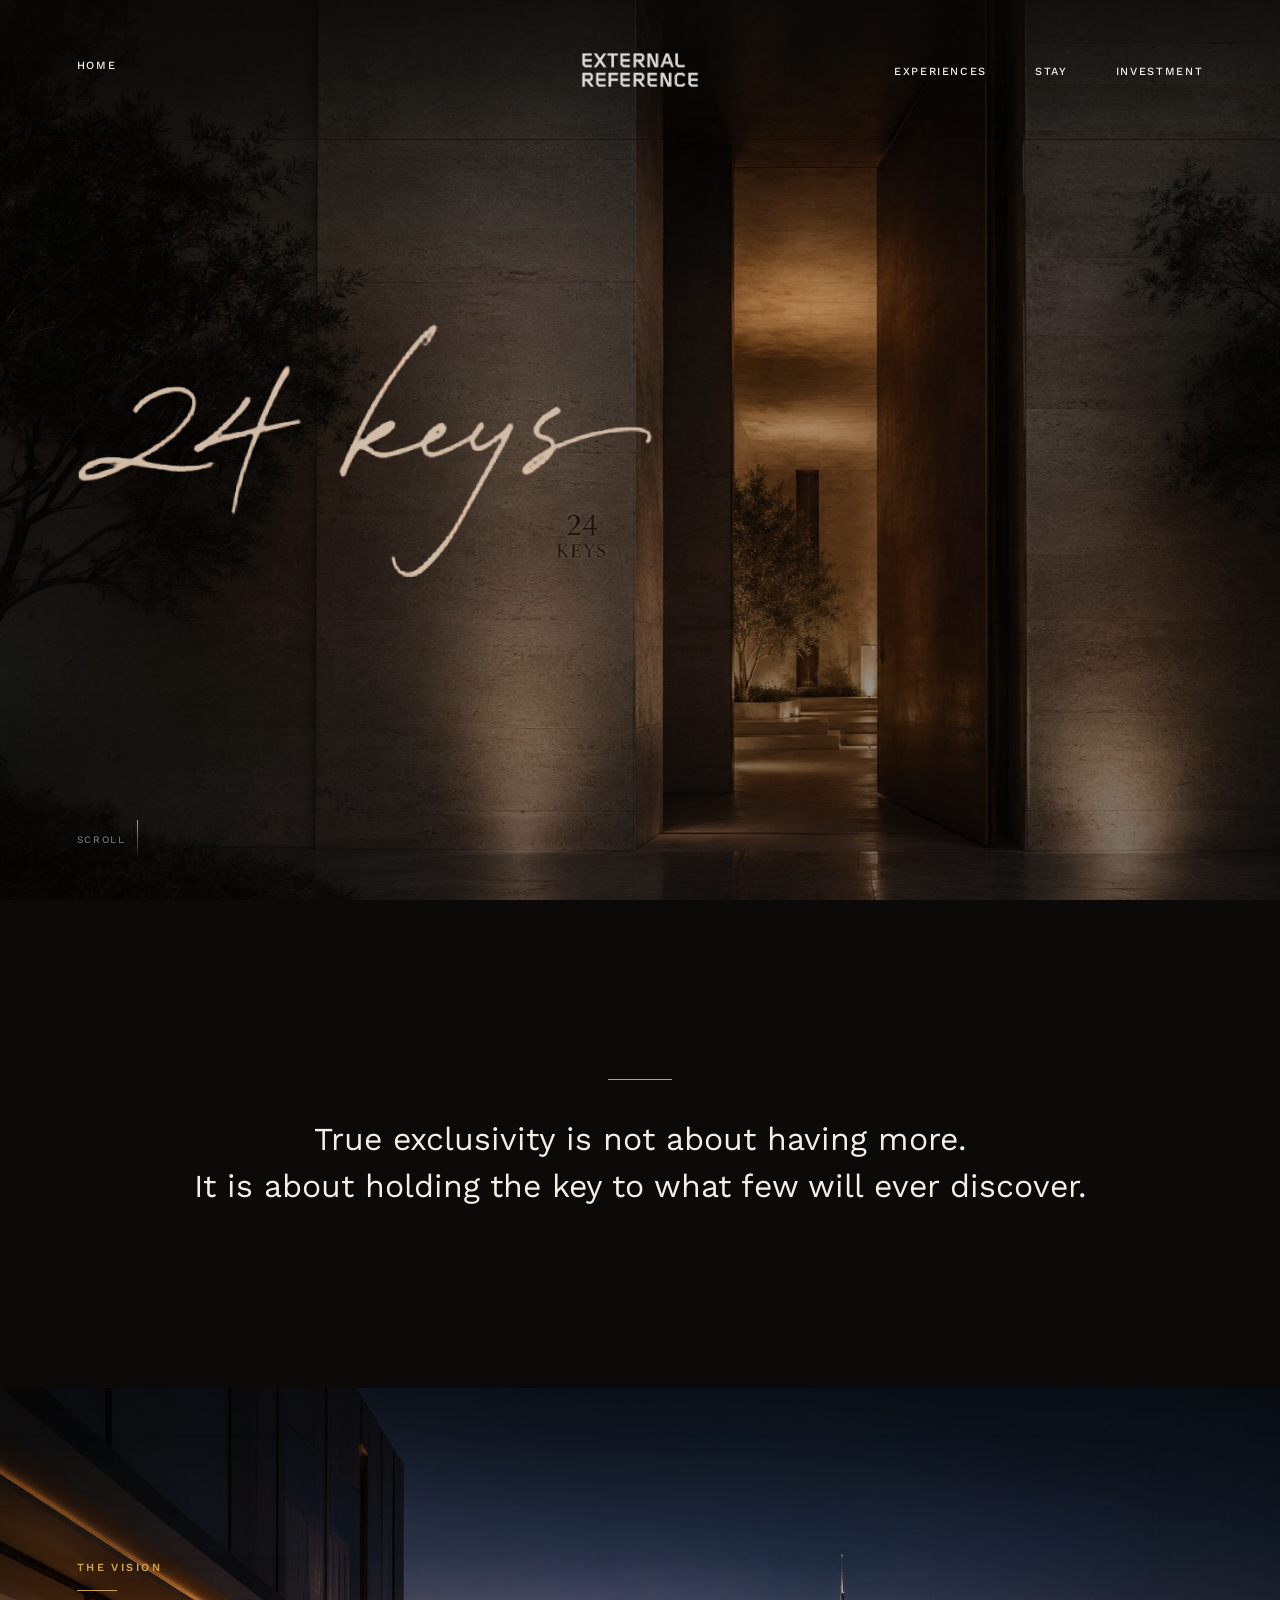
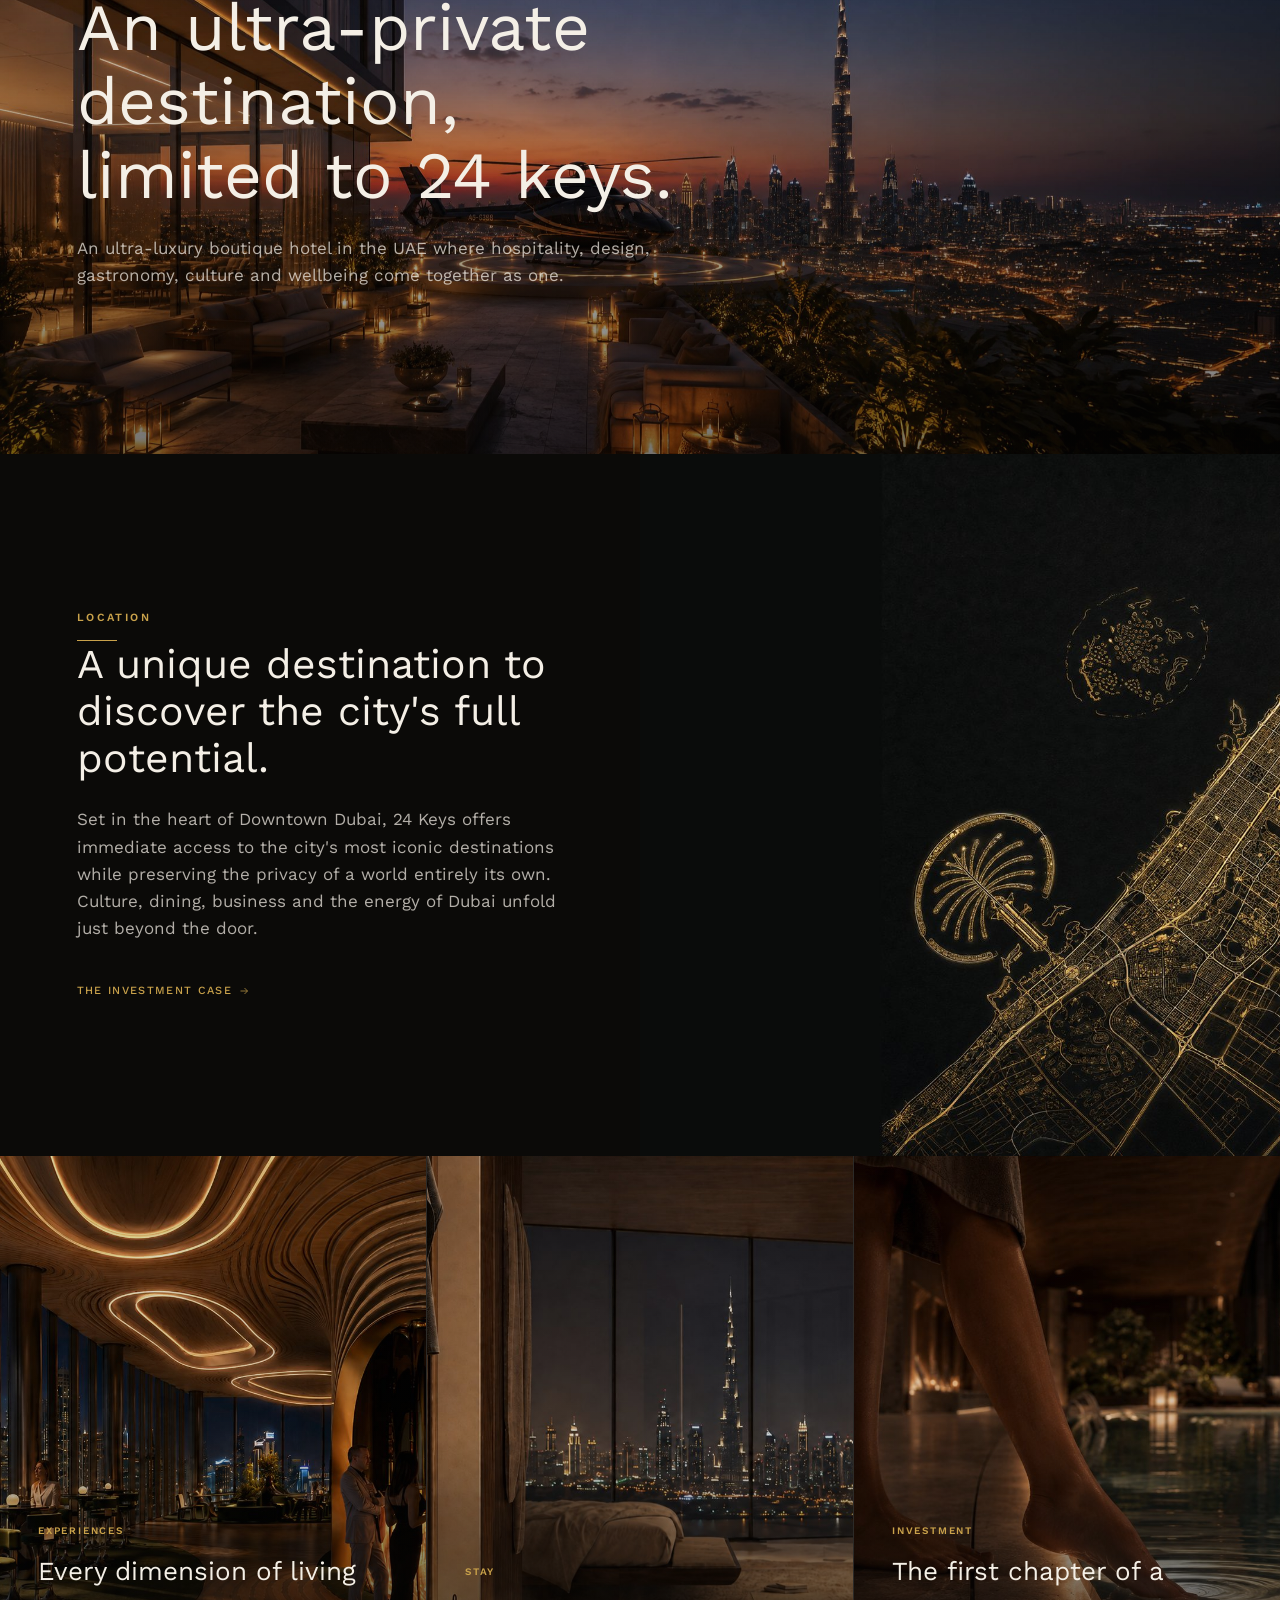
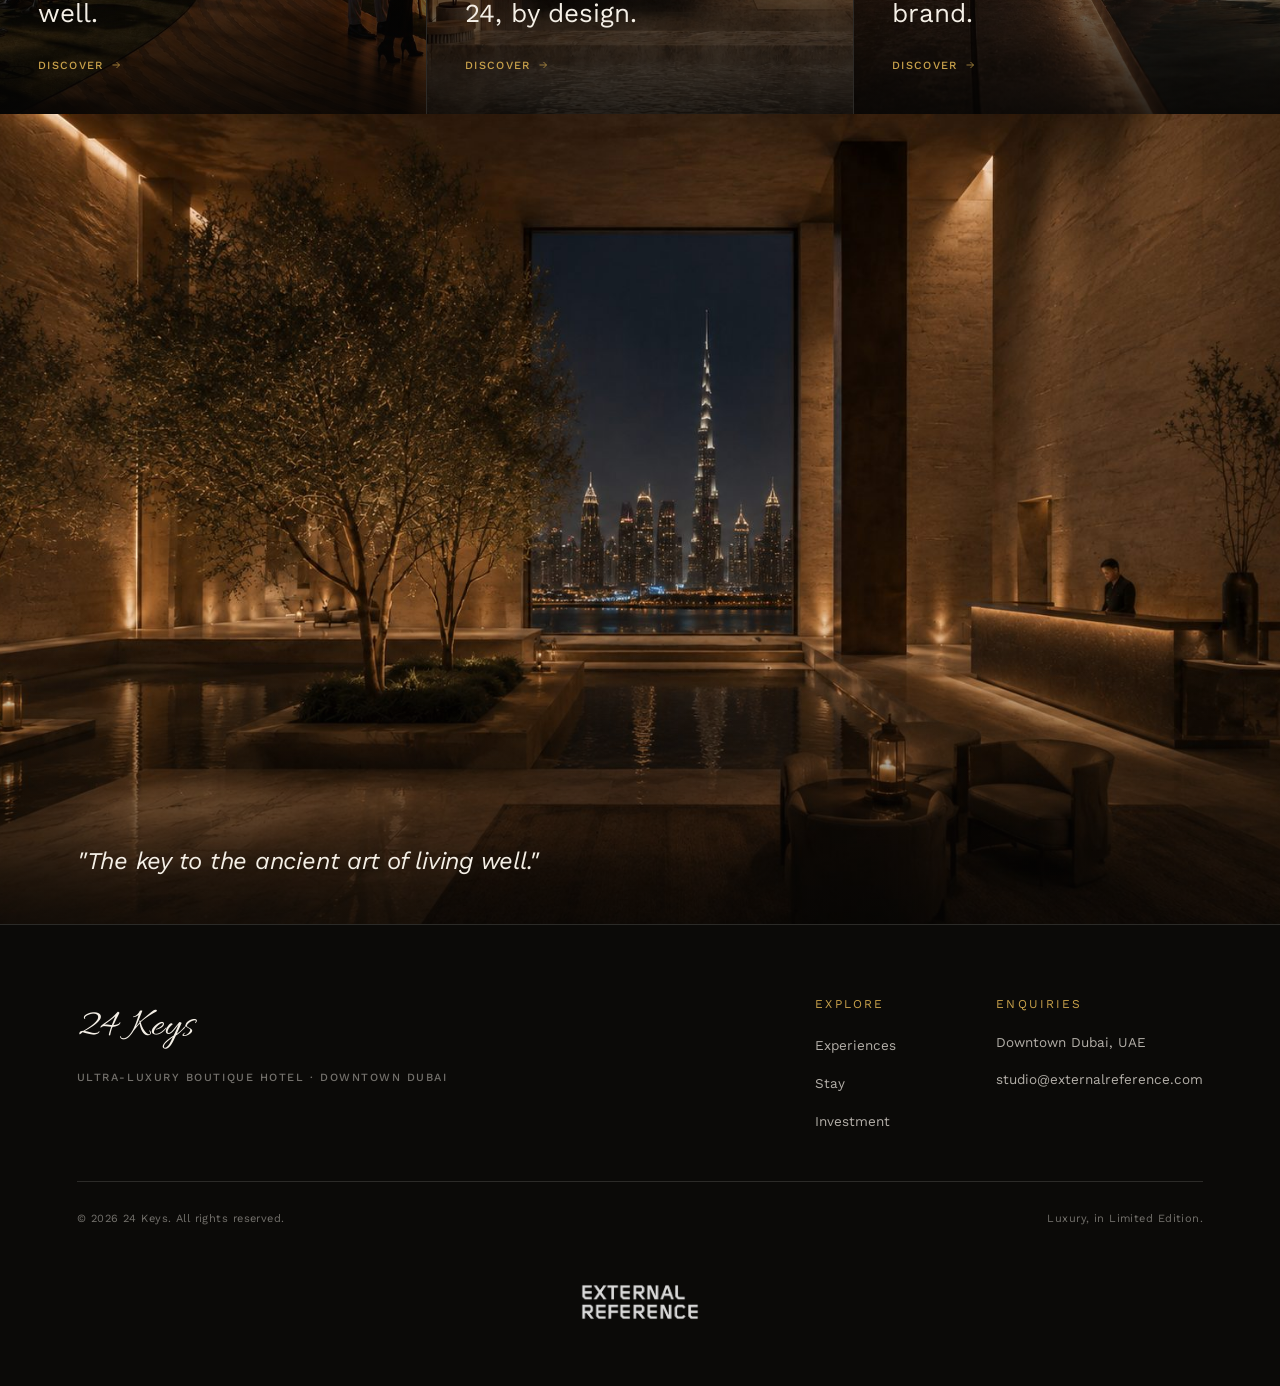
<file: index.html>
<!doctype html>
<html lang="en">
<head>
<meta charset="UTF-8" />
<meta name="viewport" content="width=device-width, initial-scale=1" />
<title>24 Keys — An Ultra-Private Destination, Dubai</title>
<meta name="description" content="24 Keys is an ultra-luxury boutique hotel in Downtown Dubai, limited to 24 keys — where hospitality, design, gastronomy, culture and wellbeing come together as one." />
<link rel="icon" href="data:,">
<link rel="preconnect" href="https://fonts.googleapis.com">
<link rel="preconnect" href="https://fonts.gstatic.com" crossorigin>
<link href="https://fonts.googleapis.com/css2?family=Work+Sans:wght@300;400;500;600&family=Allura&display=swap" rel="stylesheet">
<link rel="stylesheet" href="css/style.css?v=3">
</head>
<body>

<nav class="nav">
  <a href="index.html" class="nav__mark">Home</a>
  <a href="https://externalreference.com/" target="_blank" rel="noopener" class="nav__credit">
    <img src="images/external-reference-logo.png" alt="External Reference" class="nav__credit-logo">
  </a>
  <div class="nav__right">
    <ul class="nav__links">
      <li><a href="experiences.html">Experiences</a></li>
      <li><a href="stay.html">Stay</a></li>
      <li><a href="investment.html">Investment</a></li>
    </ul>
    <button class="nav__toggle" aria-label="Menu"><span></span><span></span><span></span></button>
  </div>
</nav>

<!-- HERO -->
<header class="hero hero--cover">
  <div class="hero__bg" style="background-image:url('images/hero-entrance.jpg')"></div>
  <div class="hero__scrim"></div>
  <div class="hero__content">
    <img src="images/24keys-logo.png" alt="24 Keys" class="hero__logo">
  </div>
  <div class="hero__scroll">Scroll</div>
</header>

<!-- QUOTE -->
<section class="quote reveal">
  <div class="quote__rule"></div>
  <p>True exclusivity is not about having more.<br>It is about holding the key to what few will ever discover.</p>
</section>

<!-- DESTINATION HERO -->
<section class="hero hero--sub">
  <div class="hero__bg" style="background-image:url('images/destination-heli.jpg')"></div>
  <div class="hero__scrim"></div>
  <div class="hero__content">
    <p class="eyebrow">The Vision</p>
    <h1 class="h-sub">An ultra-private destination,<br>limited to 24 keys.</h1>
    <p class="lede">An ultra-luxury boutique hotel in the UAE where hospitality, design, gastronomy, culture and wellbeing come together as one.</p>
  </div>
</section>

<!-- LOCATION SPLIT -->
<section class="split">
  <div class="split__text reveal">
    <p class="eyebrow">Location</p>
    <h2>A unique destination to discover the city's full potential.</h2>
    <p class="lede">Set in the heart of Downtown Dubai, 24 Keys offers immediate access to the city's most iconic destinations while preserving the privacy of a world entirely its own. Culture, dining, business and the energy of Dubai unfold just beyond the door.</p>
    <a href="investment.html" class="link-more mt-lg">The Investment Case
      <svg viewBox="0 0 24 24" fill="none" stroke="currentColor" stroke-width="1.4"><path d="M5 12h14M13 6l6 6-6 6"/></svg>
    </a>
  </div>
  <div class="split__media">
    <img src="images/dubai-map.jpg" alt="Map of Downtown Dubai" loading="lazy">
  </div>
</section>

<!-- TEASERS -->
<section class="teasers">
  <a class="teaser reveal" href="experiences.html">
    <img src="images/cocktail-bar.jpg" alt="Experiences at 24 Keys" loading="lazy">
    <div class="teaser__copy">
      <span class="tag">Experiences</span>
      <h3>Every dimension of living well.</h3>
      <span class="link-more">Discover
        <svg viewBox="0 0 24 24" fill="none" stroke="currentColor" stroke-width="1.4"><path d="M5 12h14M13 6l6 6-6 6"/></svg>
      </span>
    </div>
  </a>
  <a class="teaser reveal" href="stay.html">
    <img src="images/suites-hero.jpg" alt="Stay at 24 Keys" loading="lazy">
    <div class="teaser__copy">
      <span class="tag">Stay</span>
      <h3>24, by design.</h3>
      <span class="link-more">Discover
        <svg viewBox="0 0 24 24" fill="none" stroke="currentColor" stroke-width="1.4"><path d="M5 12h14M13 6l6 6-6 6"/></svg>
      </span>
    </div>
  </a>
  <a class="teaser reveal" href="investment.html">
    <img src="images/spa-pool-view.jpg" alt="The 24 Keys Investment Opportunity" loading="lazy">
    <div class="teaser__copy">
      <span class="tag">Investment</span>
      <h3>The first chapter of a brand.</h3>
      <span class="link-more">Discover
        <svg viewBox="0 0 24 24" fill="none" stroke="currentColor" stroke-width="1.4"><path d="M5 12h14M13 6l6 6-6 6"/></svg>
      </span>
    </div>
  </a>
</section>

<!-- FULL QUOTE MEDIA -->
<section class="full-media reveal">
  <img src="images/lobby-night.jpg" alt="24 Keys lobby at night" loading="lazy">
  <p class="caption">"The key to the ancient art of living well."</p>
</section>

<footer class="footer" id="contact">
  <div class="footer__top">
    <div class="footer__mark">24 Keys<span>Ultra-luxury boutique hotel &middot; Downtown Dubai</span></div>
    <div class="footer__cols">
      <div class="footer__col">
        <h4>Explore</h4>
        <ul>
          <li><a href="experiences.html">Experiences</a></li>
          <li><a href="stay.html">Stay</a></li>
          <li><a href="investment.html">Investment</a></li>
        </ul>
      </div>
      <div class="footer__col">
        <h4>Enquiries</h4>
        <ul>
          <li><p>Downtown Dubai, UAE</p></li>
          <li><a href="mailto:studio@externalreference.com">studio@externalreference.com</a></li>
        </ul>
      </div>
    </div>
  </div>
  <div class="footer__bottom">
    <span>&copy; 2026 24 Keys. All rights reserved.</span>
    <span>Luxury, in Limited Edition.</span>
  </div>
  <div class="footer__credit">
    <img src="images/external-reference-logo.png" alt="External Reference" class="footer__credit-logo">
  </div>
</footer>

<script src="js/main.js?v=3"></script>
</body>
</html>
</file>
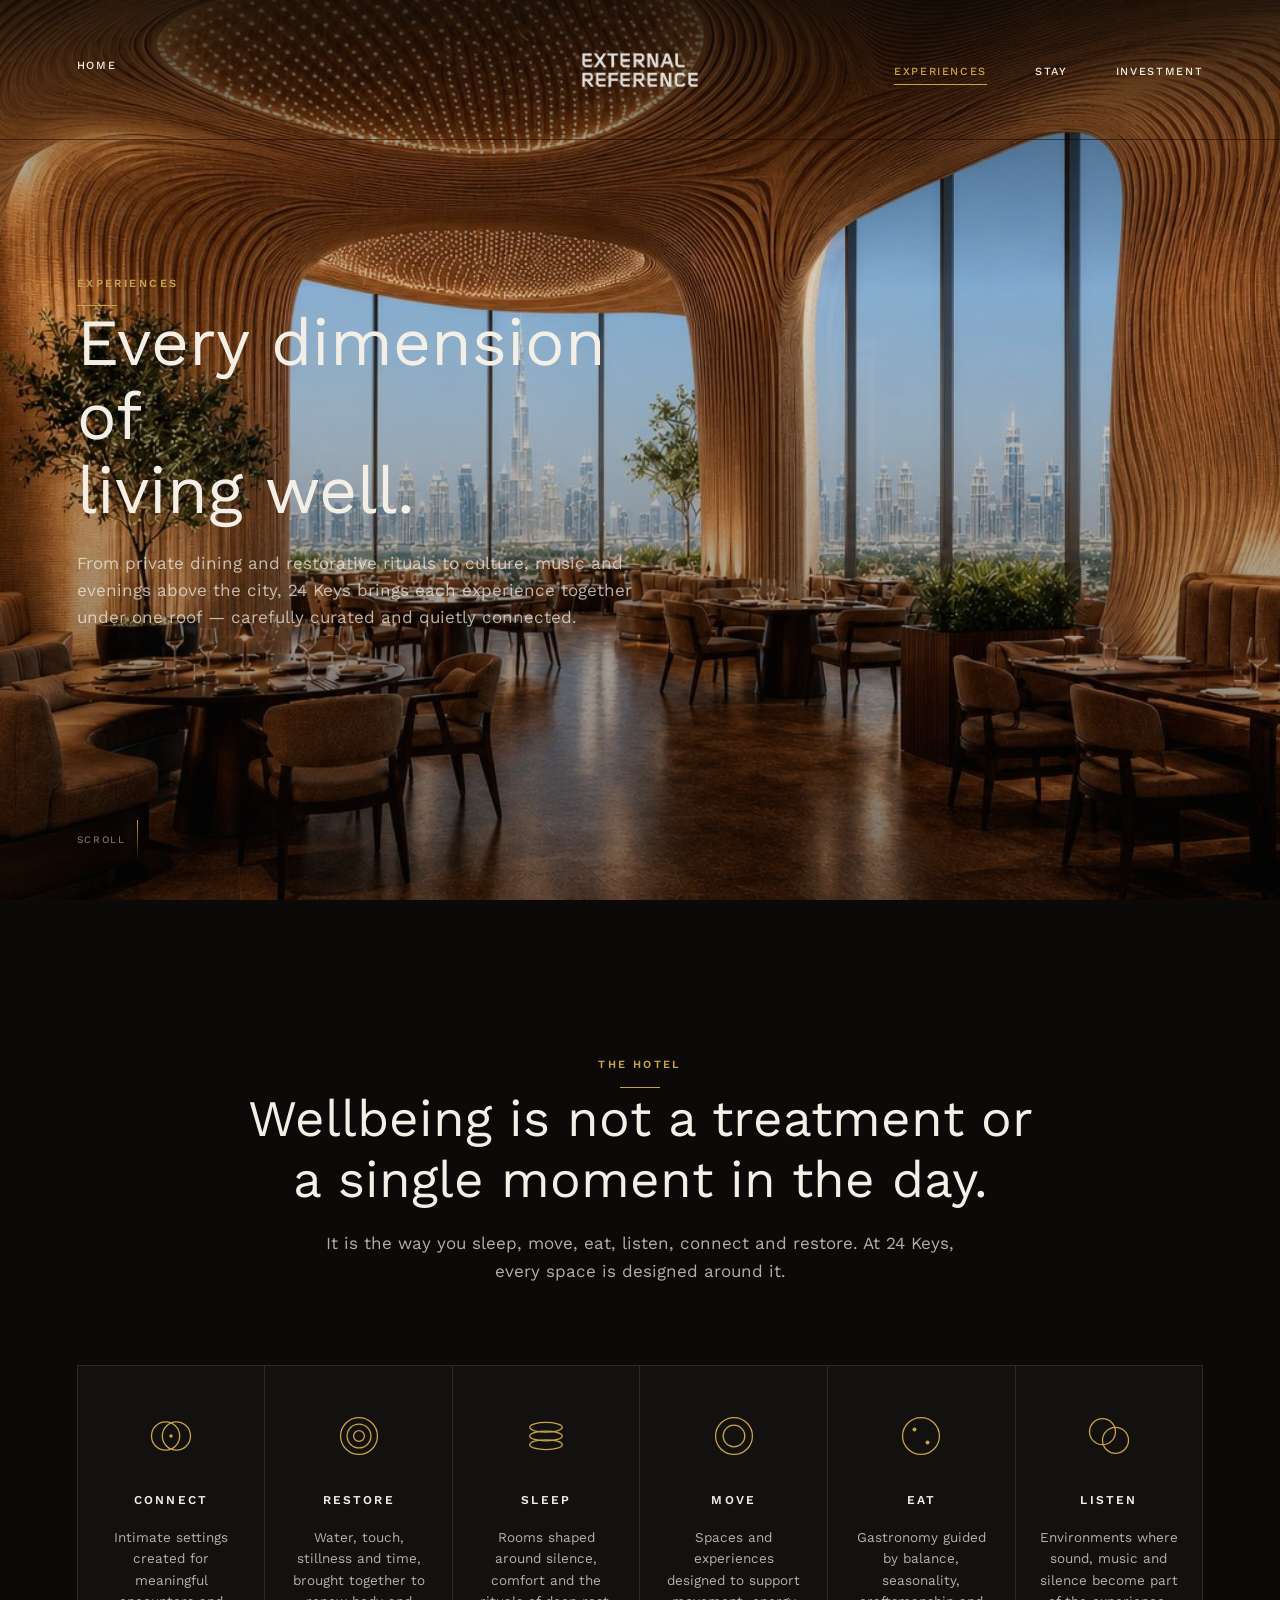
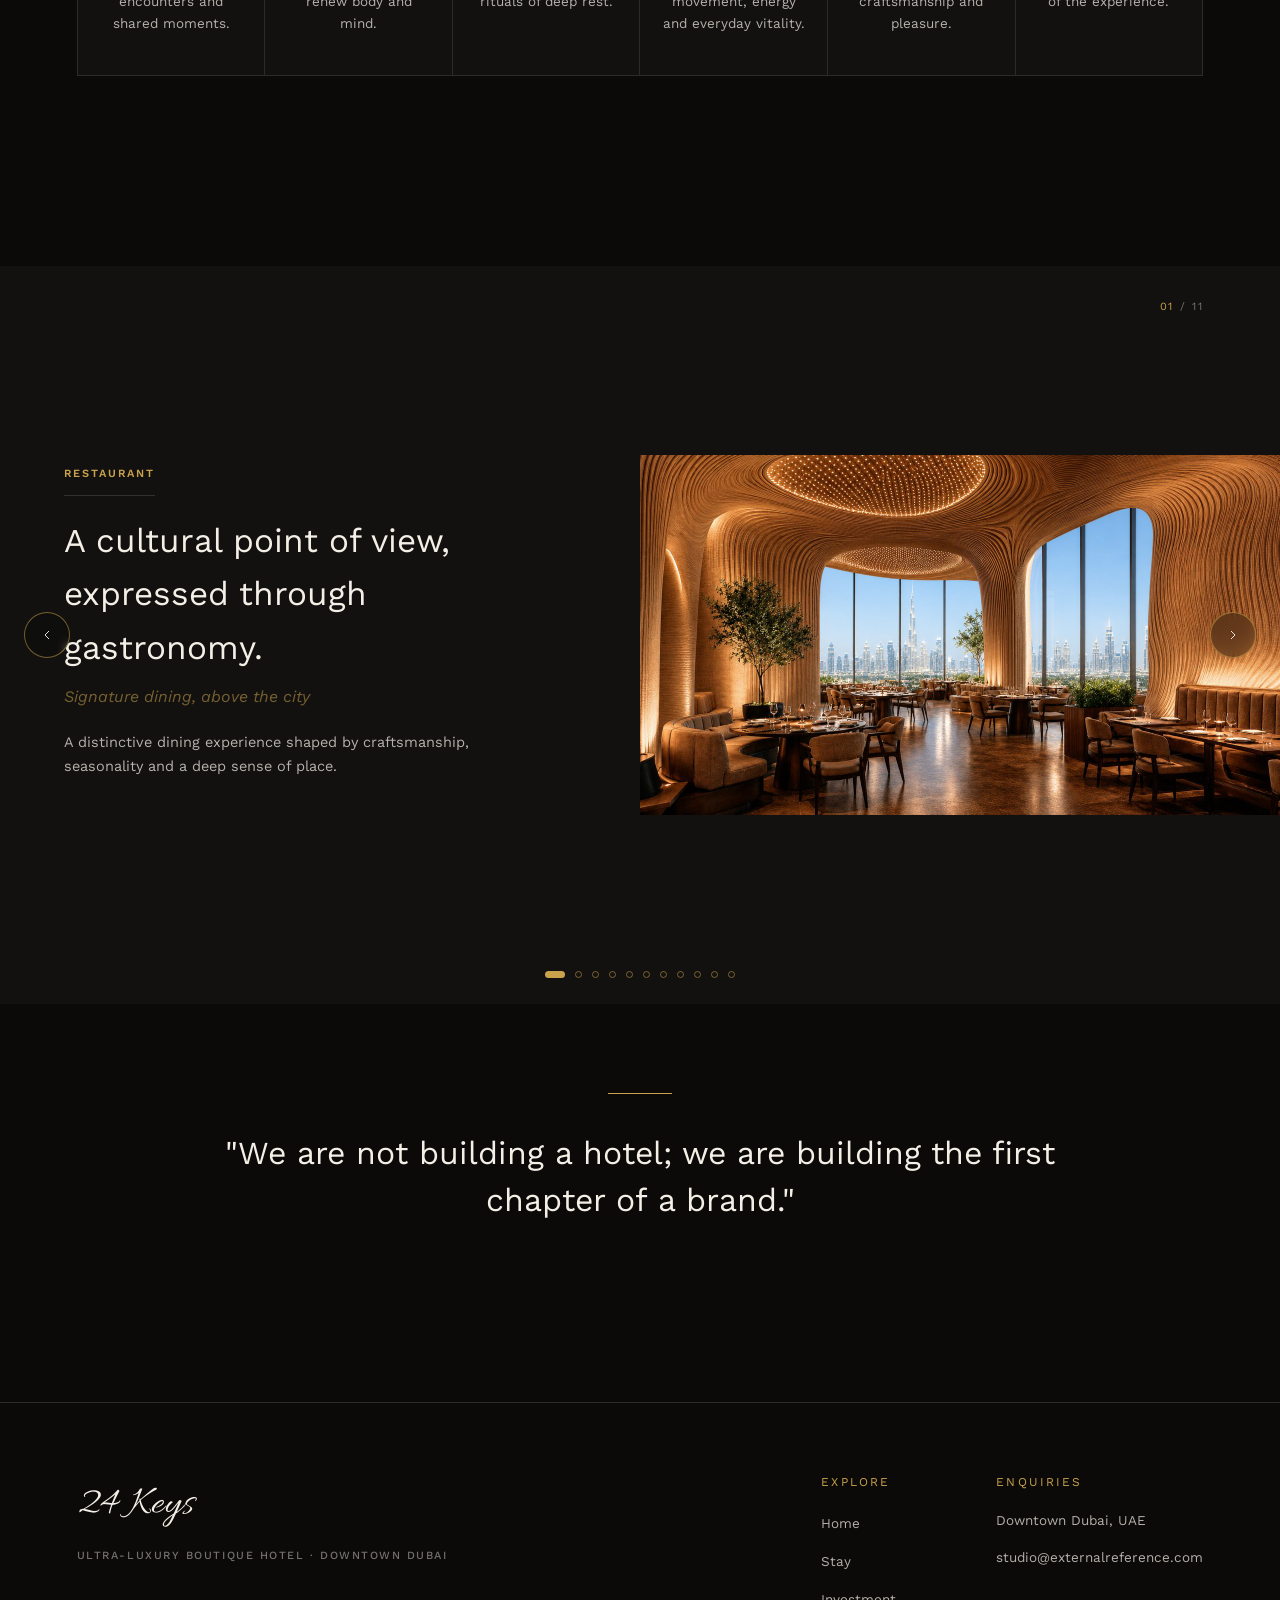
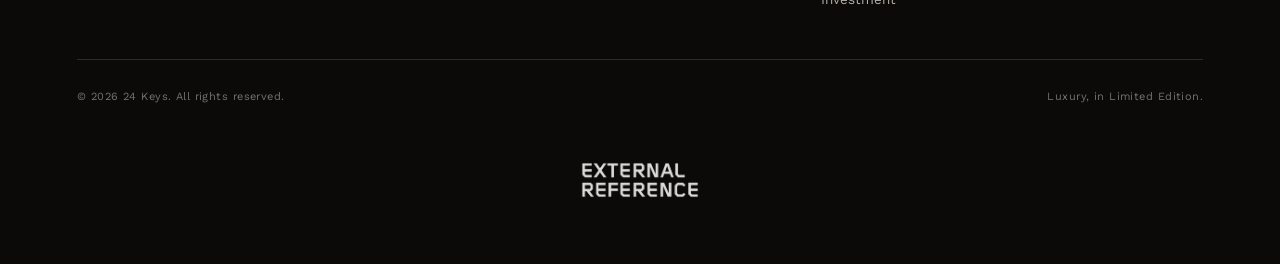
<file: experiences.html>
<!doctype html>
<html lang="en">
<head>
<meta charset="UTF-8" />
<meta name="viewport" content="width=device-width, initial-scale=1" />
<title>Experiences — 24 Keys</title>
<meta name="description" content="From private dining and restorative rituals to culture, music and evenings above the city — every dimension of living well, within one private destination." />
<link rel="icon" href="data:,">
<link rel="preconnect" href="https://fonts.googleapis.com">
<link rel="preconnect" href="https://fonts.gstatic.com" crossorigin>
<link href="https://fonts.googleapis.com/css2?family=Work+Sans:wght@300;400;500;600&family=Allura&display=swap" rel="stylesheet">
<link rel="stylesheet" href="css/style.css?v=3">
</head>
<body>

<nav class="nav">
  <a href="index.html" class="nav__mark">Home</a>
  <a href="https://externalreference.com/" target="_blank" rel="noopener" class="nav__credit">
    <img src="images/external-reference-logo.png" alt="External Reference" class="nav__credit-logo">
  </a>
  <div class="nav__right">
    <ul class="nav__links">
      <li><a href="experiences.html" class="active">Experiences</a></li>
      <li><a href="stay.html">Stay</a></li>
      <li><a href="investment.html">Investment</a></li>
    </ul>
    <button class="nav__toggle" aria-label="Menu"><span></span><span></span><span></span></button>
  </div>
</nav>

<header class="hero">
  <div class="hero__bg" style="background-image:url('images/restaurant-day.jpg')"></div>
  <div class="hero__scrim"></div>
  <div class="hero__content">
    <p class="eyebrow">Experiences</p>
    <h1 class="h-sub">Every dimension of<br>living well.</h1>
    <p class="lede">From private dining and restorative rituals to culture, music and evenings above the city, 24 Keys brings each experience together under one roof — carefully curated and quietly connected.</p>
  </div>
  <div class="hero__scroll">Scroll</div>
</header>

<!-- WELLBEING PILLARS -->
<section class="intro reveal">
  <p class="eyebrow center">The Hotel</p>
  <h2>Wellbeing is not a treatment or a single moment in the day.</h2>
  <p class="lede">It is the way you sleep, move, eat, listen, connect and restore. At 24 Keys, every space is designed around it.</p>
</section>

<div class="pillars">
  <div class="pillar reveal">
    <svg viewBox="0 0 48 48" fill="none" stroke-width="1.2"><circle cx="19" cy="24" r="13"/><circle cx="29" cy="24" r="13"/><circle cx="24" cy="24" r="1.6" fill="currentColor" stroke="none" style="fill:var(--gold)"/></svg>
    <h3>Connect</h3>
    <p>Intimate settings created for meaningful encounters and shared moments.</p>
  </div>
  <div class="pillar reveal">
    <svg viewBox="0 0 48 48" fill="none" stroke-width="1.2"><circle cx="24" cy="24" r="17"/><circle cx="24" cy="24" r="11"/><circle cx="24" cy="24" r="5"/></svg>
    <h3>Restore</h3>
    <p>Water, touch, stillness and time, brought together to renew body and mind.</p>
  </div>
  <div class="pillar reveal">
    <svg viewBox="0 0 48 48" fill="none" stroke-width="1.2"><ellipse cx="24" cy="16" rx="15" ry="4.5"/><ellipse cx="24" cy="24" rx="15" ry="4.5"/><ellipse cx="24" cy="32" rx="15" ry="4.5"/></svg>
    <h3>Sleep</h3>
    <p>Rooms shaped around silence, comfort and the rituals of deep rest.</p>
  </div>
  <div class="pillar reveal">
    <svg viewBox="0 0 48 48" fill="none" stroke-width="1.2"><circle cx="24" cy="24" r="17"/><circle cx="24" cy="24" r="10"/></svg>
    <h3>Move</h3>
    <p>Spaces and experiences designed to support movement, energy and everyday vitality.</p>
  </div>
  <div class="pillar reveal">
    <svg viewBox="0 0 48 48" fill="none" stroke-width="1.2"><circle cx="24" cy="24" r="17"/><circle cx="18" cy="18" r="1.8" fill="var(--gold)" stroke="none"/><circle cx="30" cy="30" r="1.8" fill="var(--gold)" stroke="none"/></svg>
    <h3>Eat</h3>
    <p>Gastronomy guided by balance, seasonality, craftsmanship and pleasure.</p>
  </div>
  <div class="pillar reveal">
    <svg viewBox="0 0 48 48" fill="none" stroke-width="1.2"><circle cx="18" cy="20" r="12"/><circle cx="30" cy="28" r="12"/></svg>
    <h3>Listen</h3>
    <p>Environments where sound, music and silence become part of the experience.</p>
  </div>
</div>

<!-- EXPERIENCE CAROUSEL -->
<section class="pt-sm">
  <div class="carousel carousel--fit" data-carousel>
    <div class="carousel__index"><span class="now">01</span> / <span class="total"></span></div>
    <div class="carousel__track">

      <div class="slide panel active">
        <div class="slide__info">
          <span class="tag">Restaurant</span>
          <h3>A cultural point of view, expressed through gastronomy.</h3>
          <span class="subtitle">Signature dining, above the city</span>
          <p>A distinctive dining experience shaped by craftsmanship, seasonality and a deep sense of place.</p>
        </div>
        <div class="slide__photo"><img src="images/restaurant-day.jpg" alt="Signature restaurant at 24 Keys"></div>
      </div>

      <div class="slide panel">
        <div class="slide__info">
          <span class="tag">Wine Cellar &amp; Private Dining</span>
          <h3>Time, taste and conversation.</h3>
          <p>A private setting for rare bottles, intimate dinners and evenings designed to unfold without hurry.</p>
        </div>
        <div class="slide__photo"><img data-src="images/wine-cellar.jpg" alt="Wine Cellar at 24 Keys" loading="lazy"></div>
      </div>

      <div class="slide panel">
        <div class="slide__info">
          <span class="tag">Games &amp; Wine Room</span>
          <h3>An unhurried hour, elsewhere in the night.</h3>
          <p>A private lounge for billiards, rare vintages and conversation that runs long after the city below has gone quiet.</p>
        </div>
        <div class="slide__photo"><img data-src="images/games-wine-room.jpg" alt="Games and Wine Room at 24 Keys" loading="lazy"></div>
      </div>

      <div class="slide panel">
        <div class="slide__info">
          <span class="tag">Listening Room</span>
          <h3>An audiophile world, tuned by ear.</h3>
          <p>A private hi-fi bar built for sound purists — vinyl, valve amplifiers and horn speakers, curated for evenings spent simply listening.</p>
        </div>
        <div class="slide__photo"><img data-src="images/audiophile-hifi-bar.jpg" alt="Audiophile hi-fi bar at 24 Keys" loading="lazy"></div>
      </div>

      <div class="slide panel">
        <div class="slide__info">
          <span class="tag">Private Dining</span>
          <h3>Cigar Lounge</h3>
          <p>A discreet salon devoted to the rituals of connoisseurship, featuring an exacting selection of exceptional cigars and beautifully aged spirits. Designed for privacy, elegant conversation and evenings that unfold at their own pace.</p>
        </div>
        <div class="slide__photo"><img data-src="images/cigar-lounge.jpg" alt="Cigar Lounge at 24 Keys" loading="lazy"></div>
      </div>

      <div class="slide panel">
        <div class="slide__info">
          <span class="tag">Cocktail Bar</span>
          <h3>Where sound, ritual and night come together.</h3>
          <p>Curated music, considered cocktails and an intimate atmosphere designed for the hours after dark.</p>
        </div>
        <div class="slide__photo"><img data-src="images/cocktail-bar.jpg" alt="Cocktail Bar at 24 Keys" loading="lazy"></div>
      </div>

      <div class="slide panel">
        <div class="slide__info">
          <span class="tag">Spa &amp; Wellness</span>
          <h3>A quieter state of being.</h3>
          <p>A deeply private environment where water, treatment, movement and stillness come together as one restorative journey.</p>
        </div>
        <div class="slide__photo"><img data-src="images/spa-wellness.jpg" alt="Spa and Wellness at 24 Keys" loading="lazy"></div>
      </div>

      <div class="slide panel">
        <div class="slide__info">
          <span class="tag">Spa Treatments</span>
          <h3>Thermal Journey</h3>
          <p>Move through a sequence of pools held at carefully calibrated temperatures, from enveloping warmth to invigorating cold. Each transition releases tension, awakens the senses and restores the body through a measured rhythm of contrast and calm.</p>
        </div>
        <div class="slide__photo"><img data-src="images/thermal-journey.jpg" alt="Thermal journey pools" loading="lazy"></div>
      </div>

      <div class="slide panel">
        <div class="slide__info">
          <span class="tag">Spa Treatments</span>
          <h3>Private Watsu</h3>
          <span class="subtitle">The quiet art of letting go</span>
          <p>A private bodywork session performed in warm water, combining gentle movement, assisted stretching and weightless support. Guided by an expert therapist, Watsu encourages deep physical release, quietens the mind and restores a profound sense of balance.</p>
        </div>
        <div class="slide__photo"><img data-src="images/private-watsu.jpg" alt="Private Watsu treatment room" loading="lazy"></div>
      </div>

      <div class="slide panel">
        <div class="slide__info">
          <span class="tag">Rooftop</span>
          <h3>Above Dubai. Beyond the expected.</h3>
          <p>A private rooftop destination for sunset, dining, celebration and uninterrupted views across the city.</p>
        </div>
        <div class="slide__photo"><img data-src="images/rooftop-pool.jpg" alt="Rooftop at 24 Keys" loading="lazy"></div>
      </div>

      <div class="slide panel">
        <div class="slide__info">
          <span class="tag">Club</span>
          <h3>Another world opens after nightfall.</h3>
          <p>Sound, light and energy come together in an intimate setting created for privacy, expression and discretion.</p>
        </div>
        <div class="slide__photo"><img data-src="images/club.jpg" alt="Club at 24 Keys" loading="lazy"></div>
      </div>

    </div>
    <button class="carousel__nav prev" aria-label="Previous"><svg viewBox="0 0 24 24" fill="none" stroke="currentColor" stroke-width="1.4"><path d="M15 6l-6 6 6 6"/></svg></button>
    <button class="carousel__nav next" aria-label="Next"><svg viewBox="0 0 24 24" fill="none" stroke="currentColor" stroke-width="1.4"><path d="M9 6l6 6-6 6"/></svg></button>
    <div class="carousel__dots"></div>
  </div>
</section>

<section class="quote quote--tight reveal">
  <div class="quote__rule"></div>
  <p>"We are not building a hotel; we are building the first chapter of a brand."</p>
</section>

<footer class="footer">
  <div class="footer__top">
    <div class="footer__mark">24 Keys<span>Ultra-luxury boutique hotel &middot; Downtown Dubai</span></div>
    <div class="footer__cols">
      <div class="footer__col">
        <h4>Explore</h4>
        <ul>
          <li><a href="index.html">Home</a></li>
          <li><a href="stay.html">Stay</a></li>
          <li><a href="investment.html">Investment</a></li>
        </ul>
      </div>
      <div class="footer__col">
        <h4>Enquiries</h4>
        <ul>
          <li><p>Downtown Dubai, UAE</p></li>
          <li><a href="mailto:studio@externalreference.com">studio@externalreference.com</a></li>
        </ul>
      </div>
    </div>
  </div>
  <div class="footer__bottom">
    <span>&copy; 2026 24 Keys. All rights reserved.</span>
    <span>Luxury, in Limited Edition.</span>
  </div>
  <div class="footer__credit">
    <img src="images/external-reference-logo.png" alt="External Reference" class="footer__credit-logo">
  </div>
</footer>

<script src="js/main.js?v=3"></script>
</body>
</html>
</file>
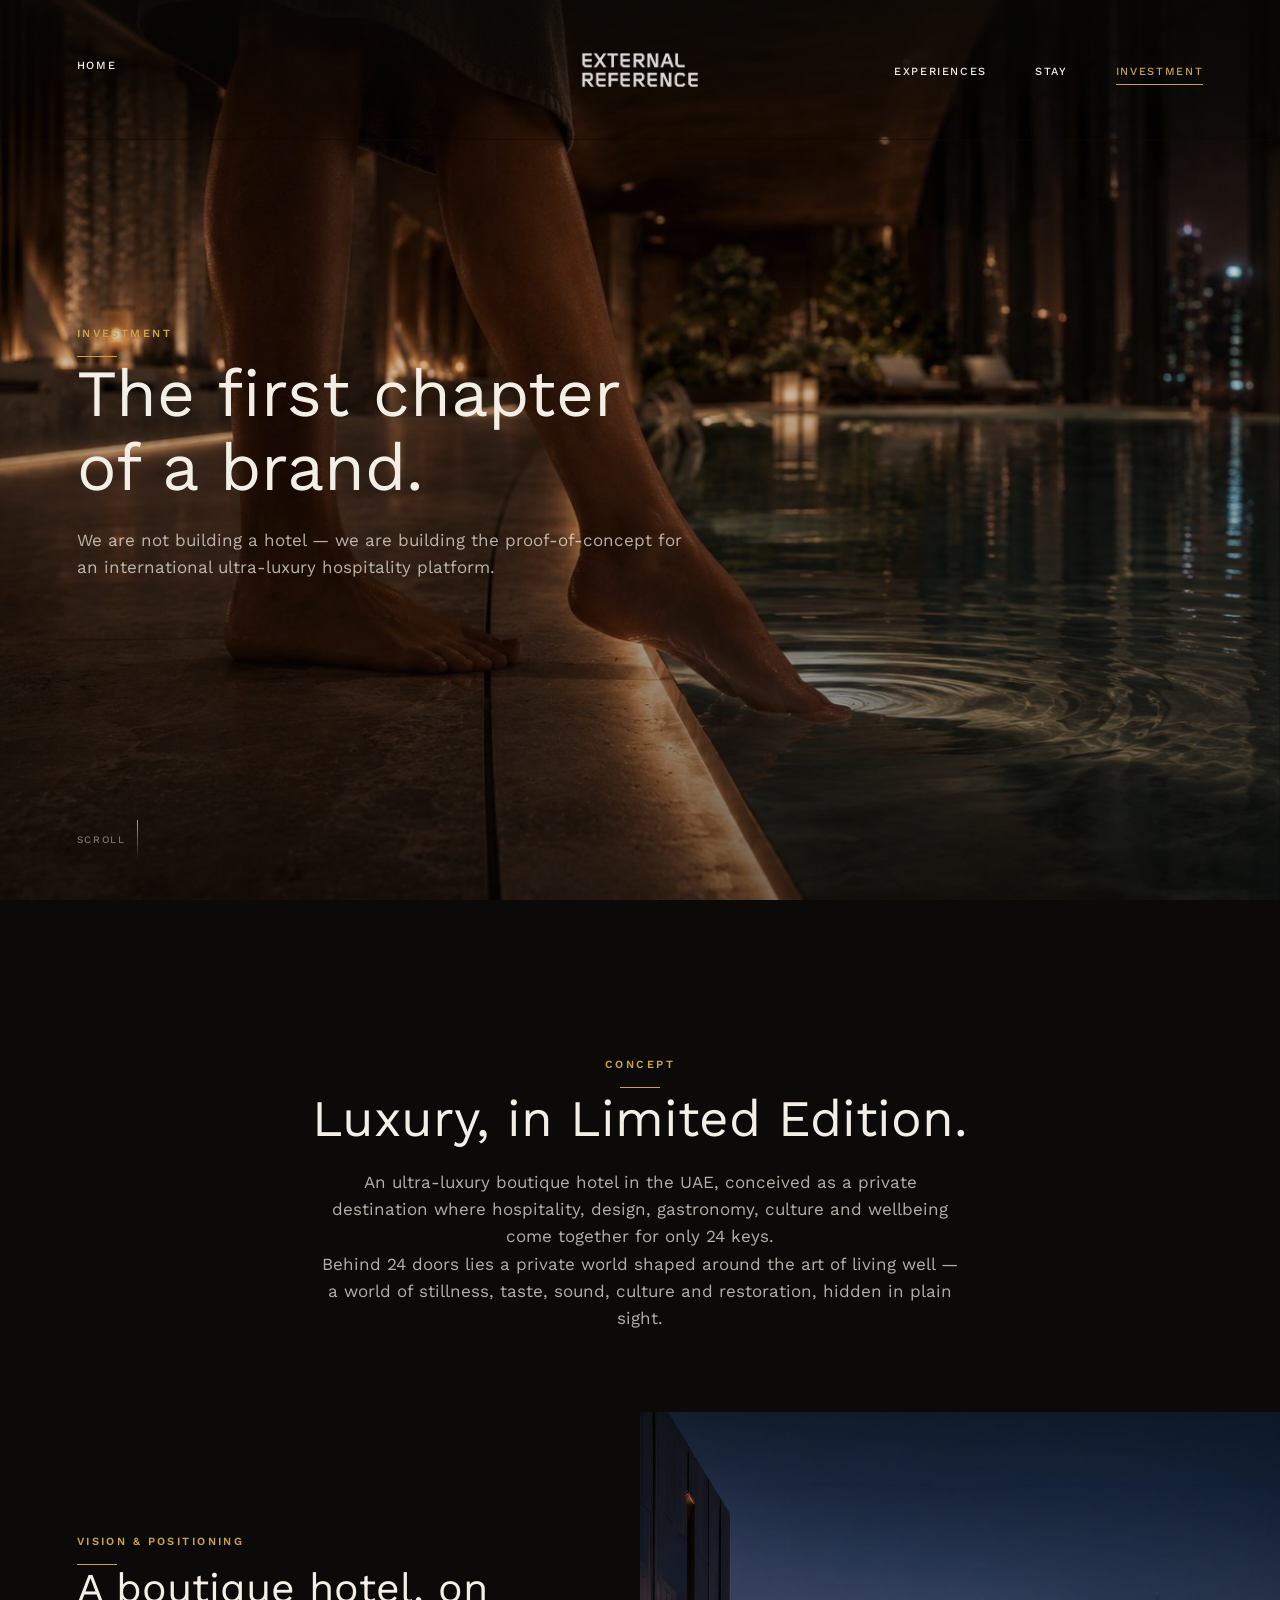
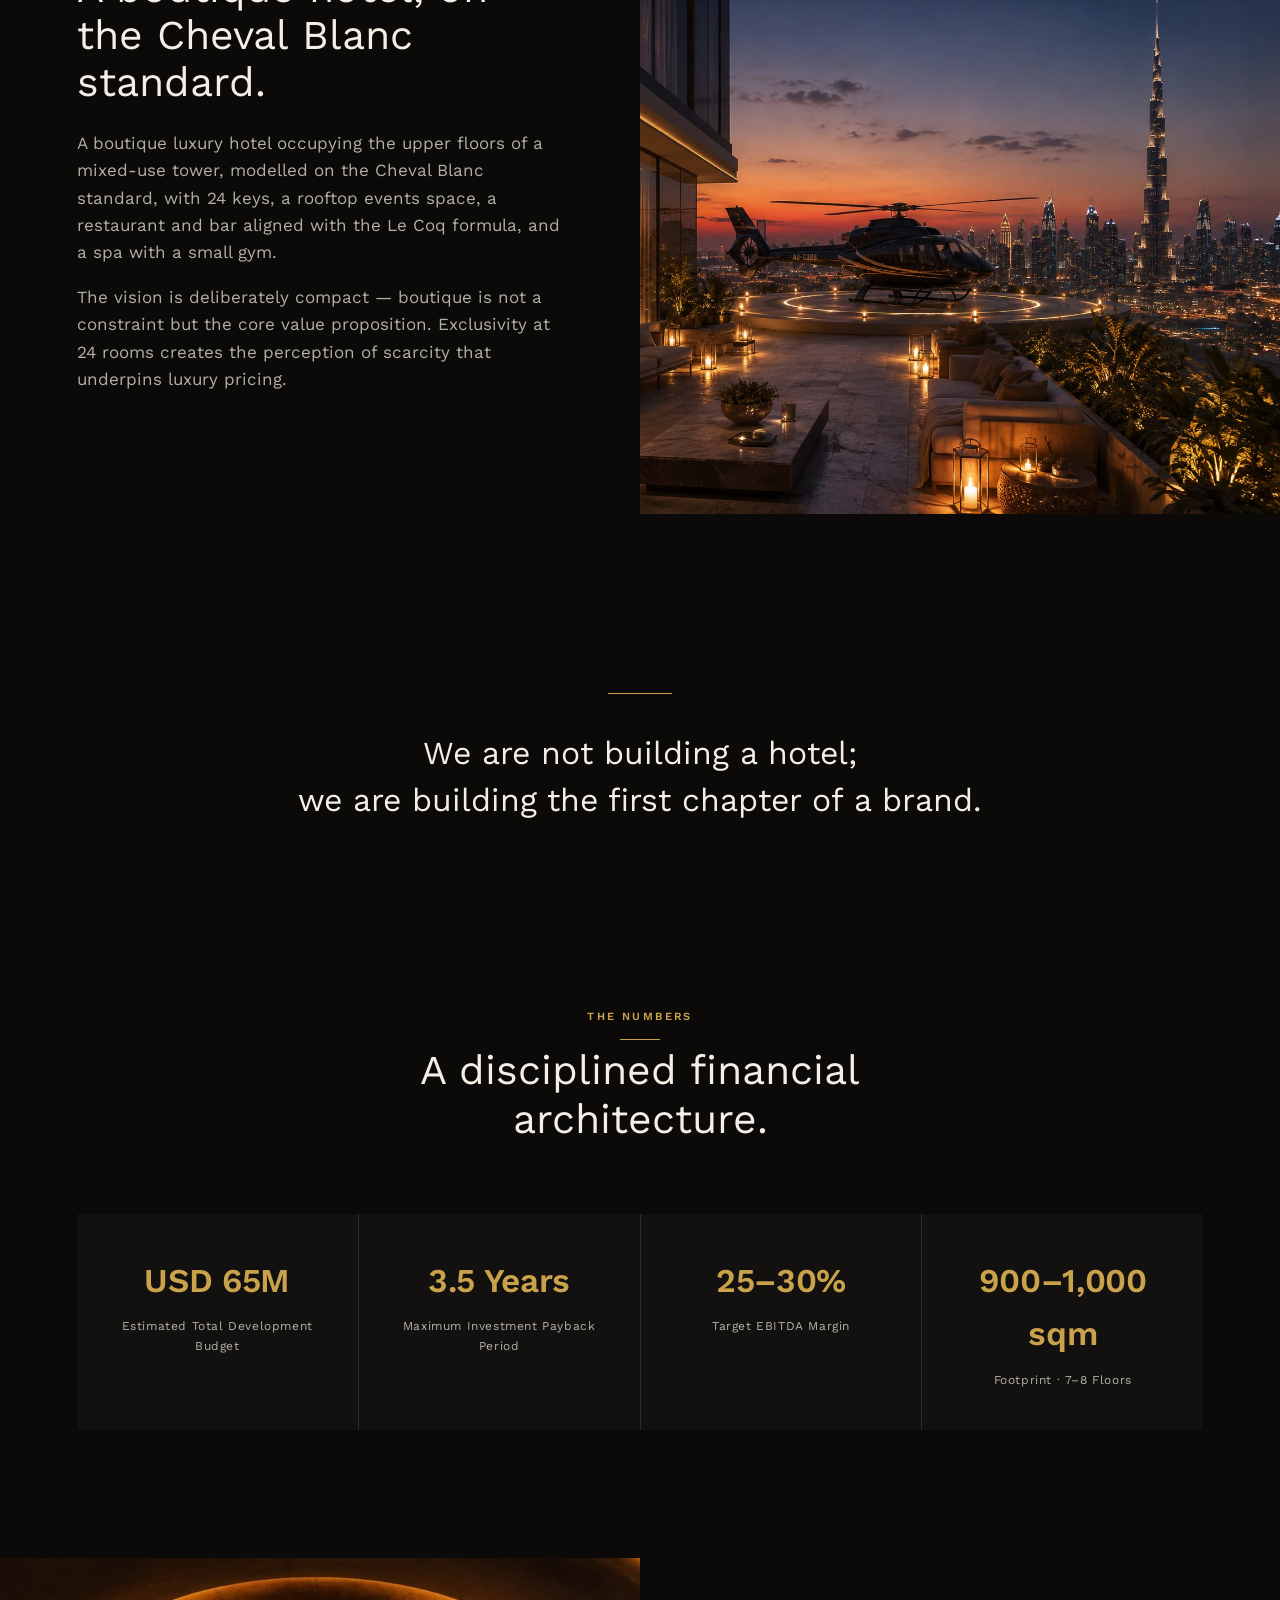
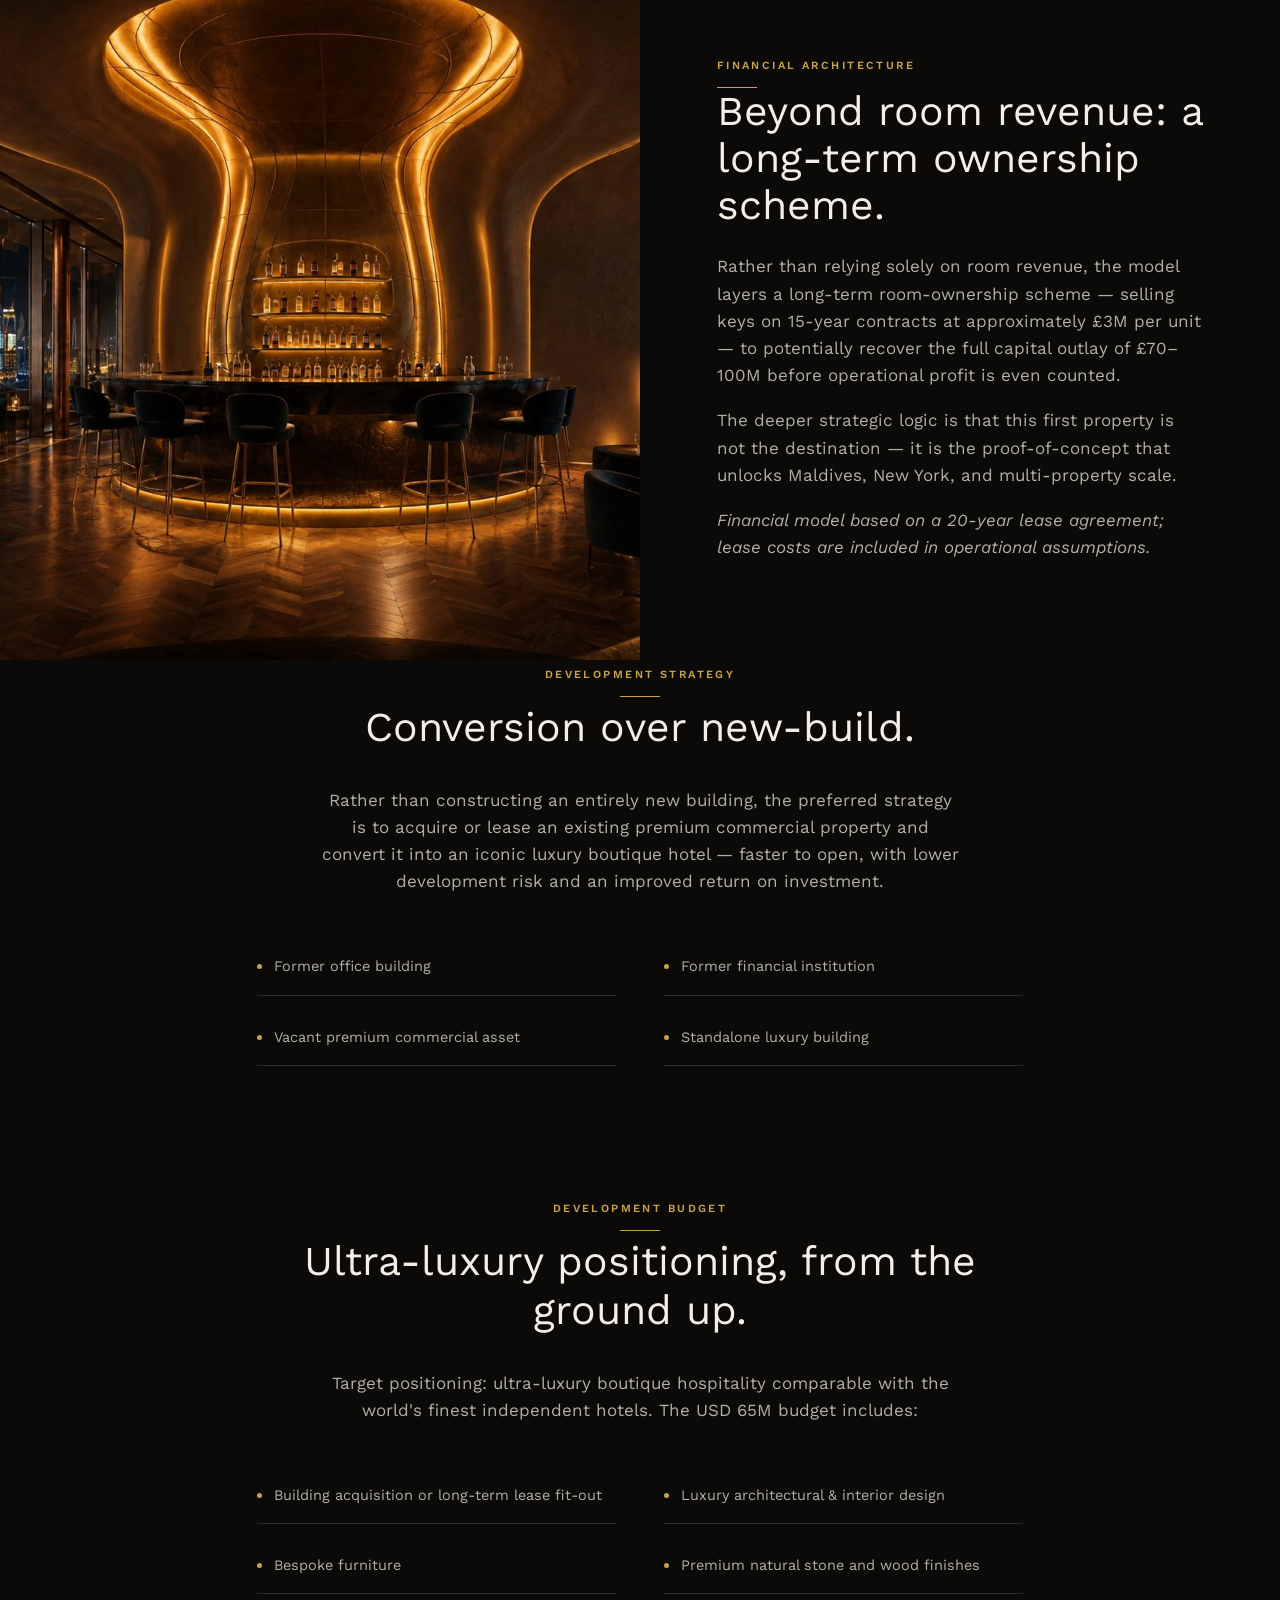
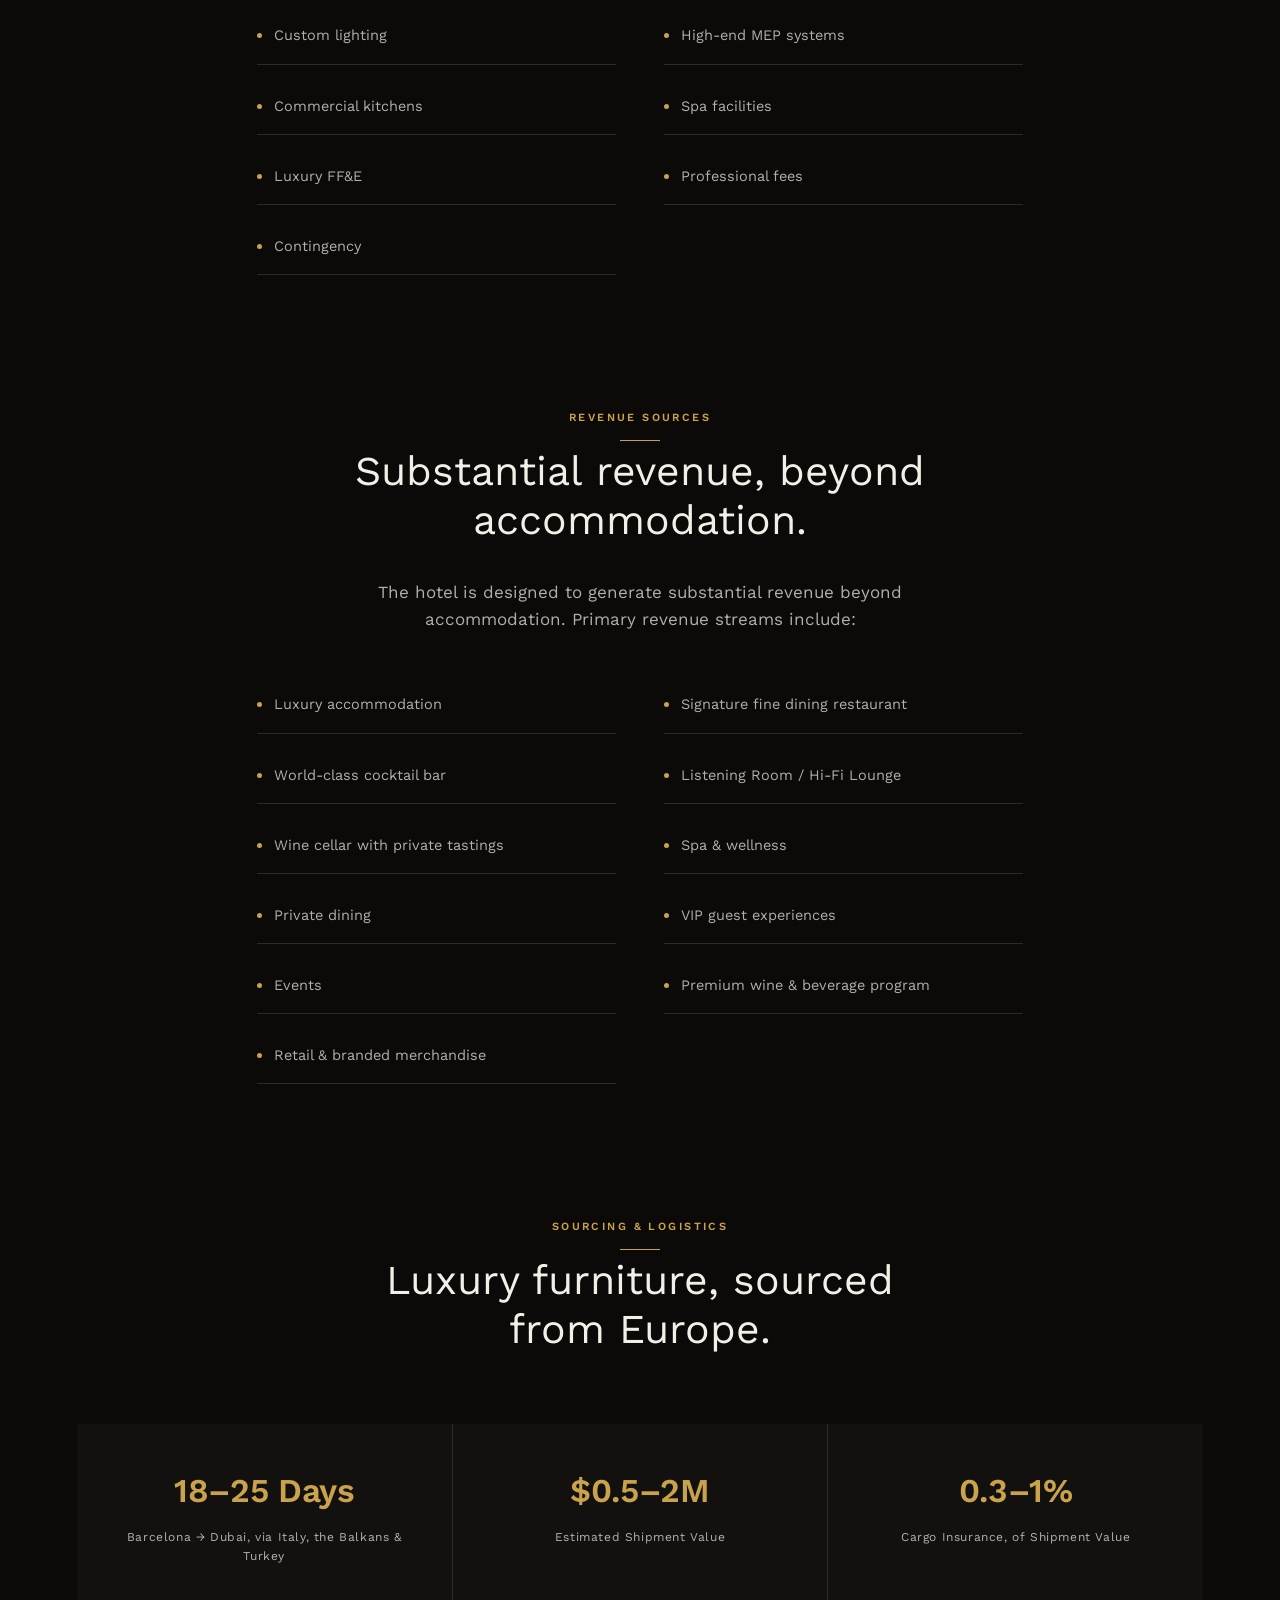
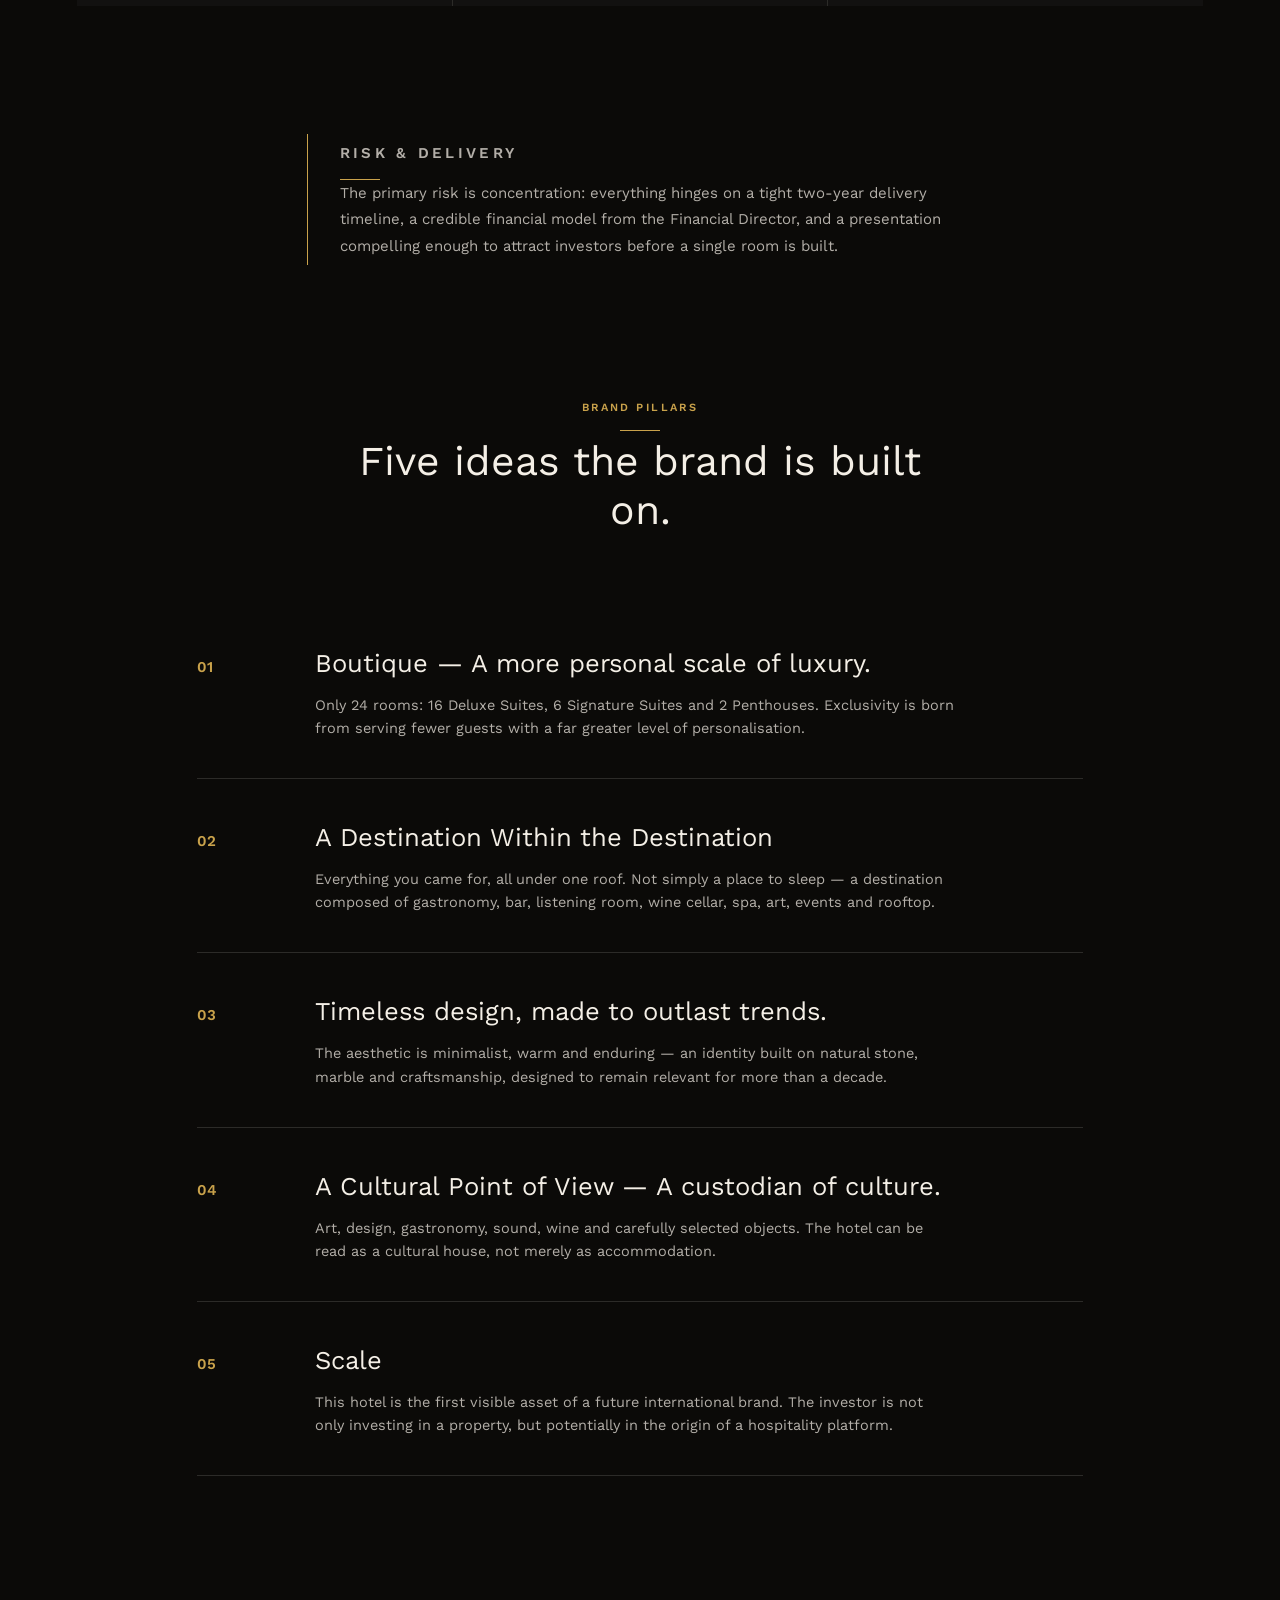
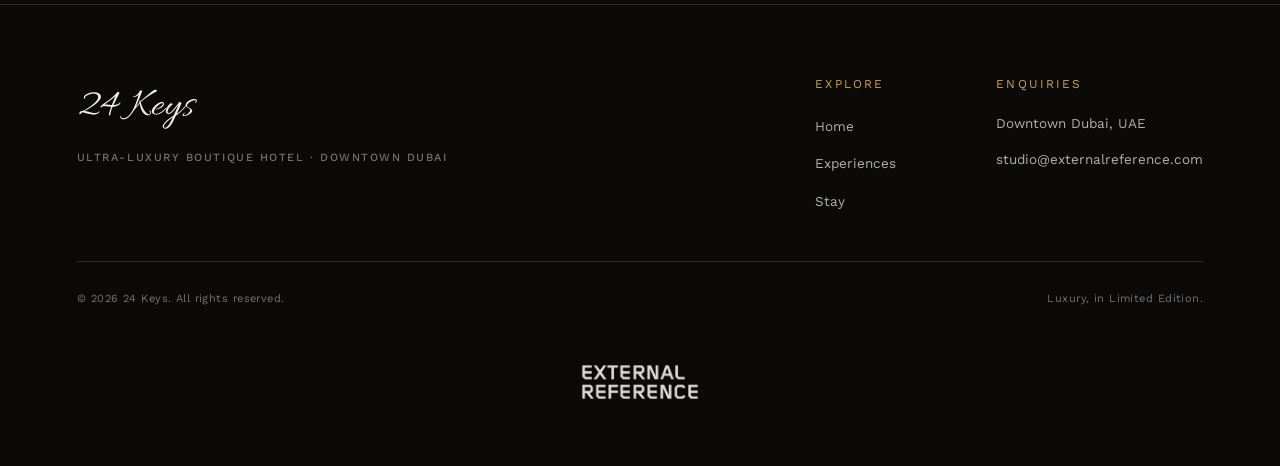
<file: investment.html>
<!doctype html>
<html lang="en">
<head>
<meta charset="UTF-8" />
<meta name="viewport" content="width=device-width, initial-scale=1" />
<title>Investment — 24 Keys</title>
<meta name="description" content="An ultra-luxury boutique hotel investment opportunity in Downtown Dubai. USD 65M development budget, 3.5-year payback target, 25–30% target EBITDA margin — the first chapter of an international hospitality brand." />
<link rel="icon" href="data:,">
<link rel="preconnect" href="https://fonts.googleapis.com">
<link rel="preconnect" href="https://fonts.gstatic.com" crossorigin>
<link href="https://fonts.googleapis.com/css2?family=Work+Sans:wght@300;400;500;600&family=Allura&display=swap" rel="stylesheet">
<link rel="stylesheet" href="css/style.css?v=3">
</head>
<body>

<nav class="nav">
  <a href="index.html" class="nav__mark">Home</a>
  <a href="https://externalreference.com/" target="_blank" rel="noopener" class="nav__credit">
    <img src="images/external-reference-logo.png" alt="External Reference" class="nav__credit-logo">
  </a>
  <div class="nav__right">
    <ul class="nav__links">
      <li><a href="experiences.html">Experiences</a></li>
      <li><a href="stay.html">Stay</a></li>
      <li><a href="investment.html" class="active">Investment</a></li>
    </ul>
    <button class="nav__toggle" aria-label="Menu"><span></span><span></span><span></span></button>
  </div>
</nav>

<header class="hero">
  <div class="hero__bg" style="background-image:url('images/spa-pool-view.jpg')"></div>
  <div class="hero__scrim"></div>
  <div class="hero__content">
    <p class="eyebrow">Investment</p>
    <h1 class="h-sub">The first chapter<br>of a brand.</h1>
    <p class="lede">We are not building a hotel — we are building the proof-of-concept for an international ultra-luxury hospitality platform.</p>
  </div>
  <div class="hero__scroll">Scroll</div>
</header>

<!-- CONCEPT -->
<section class="intro reveal">
  <p class="eyebrow center">Concept</p>
  <h2>Luxury, in Limited Edition.</h2>
  <p class="lede">An ultra-luxury boutique hotel in the UAE, conceived as a private destination where hospitality, design, gastronomy, culture and wellbeing come together for only 24 keys.</p>
  <p class="lede">Behind 24 doors lies a private world shaped around the art of living well — a world of stillness, taste, sound, culture and restoration, hidden in plain sight.</p>
</section>

<!-- VISION SPLIT -->
<section class="split">
  <div class="split__text reveal">
    <p class="eyebrow">Vision &amp; Positioning</p>
    <h2>A boutique hotel, on the Cheval Blanc standard.</h2>
    <p class="lede">A boutique luxury hotel occupying the upper floors of a mixed-use tower, modelled on the Cheval Blanc standard, with 24 keys, a rooftop events space, a restaurant and bar aligned with the Le Coq formula, and a spa with a small gym.</p>
    <p class="lede">The vision is deliberately compact — boutique is not a constraint but the core value proposition. Exclusivity at 24 rooms creates the perception of scarcity that underpins luxury pricing.</p>
  </div>
  <div class="split__media">
    <img src="images/destination-heli.jpg" alt="24 Keys rooftop, Dubai skyline at dusk" loading="lazy">
  </div>
</section>

<!-- PULL QUOTE -->
<section class="quote reveal">
  <div class="quote__rule"></div>
  <p>We are not building a hotel;<br>we are building the first chapter of a brand.</p>
</section>

<!-- KEY FIGURES -->
<div class="section-head reveal">
  <p class="eyebrow center">The Numbers</p>
  <h2>A disciplined financial architecture.</h2>
</div>
<div class="stat-row reveal">
  <div class="stat-block">
    <div class="figure">USD 65M</div>
    <div class="caption">Estimated Total Development Budget</div>
  </div>
  <div class="stat-block">
    <div class="figure">3.5 Years</div>
    <div class="caption">Maximum Investment Payback Period</div>
  </div>
  <div class="stat-block">
    <div class="figure">25–30%</div>
    <div class="caption">Target EBITDA Margin</div>
  </div>
  <div class="stat-block">
    <div class="figure">900–1,000 sqm</div>
    <div class="caption">Footprint &middot; 7–8 Floors</div>
  </div>
</div>

<!-- FINANCIAL ARCHITECTURE SPLIT -->
<section class="split reverse">
  <div class="split__text reveal">
    <p class="eyebrow">Financial Architecture</p>
    <h2>Beyond room revenue: a long-term ownership scheme.</h2>
    <p class="lede">Rather than relying solely on room revenue, the model layers a long-term room-ownership scheme — selling keys on 15-year contracts at approximately &pound;3M per unit — to potentially recover the full capital outlay of &pound;70&ndash;100M before operational profit is even counted.</p>
    <p class="lede">The deeper strategic logic is that this first property is not the destination — it is the proof-of-concept that unlocks Maldives, New York, and multi-property scale.</p>
    <p class="lede"><em>Financial model based on a 20-year lease agreement; lease costs are included in operational assumptions.</em></p>
  </div>
  <div class="split__media">
    <img src="images/club.jpg" alt="24 Keys club interior" loading="lazy">
  </div>
</section>

<!-- DEVELOPMENT STRATEGY -->
<div class="list-block reveal">
  <div class="section-head tight">
    <p class="eyebrow center">Development Strategy</p>
    <h2>Conversion over new-build.</h2>
  </div>
  <p class="lede center">Rather than constructing an entirely new building, the preferred strategy is to acquire or lease an existing premium commercial property and convert it into an iconic luxury boutique hotel — faster to open, with lower development risk and an improved return on investment.</p>

  <div class="list-grid">
    <div>Former office building</div>
    <div>Former financial institution</div>
    <div>Vacant premium commercial asset</div>
    <div>Standalone luxury building</div>
  </div>
</div>

<!-- BUDGET INCLUDES -->
<div class="list-block reveal">
  <div class="section-head tight">
    <p class="eyebrow center">Development Budget</p>
    <h2>Ultra-luxury positioning, from the ground up.</h2>
  </div>
  <p class="lede center">Target positioning: ultra-luxury boutique hospitality comparable with the world's finest independent hotels. The USD 65M budget includes:</p>

  <div class="list-grid">
    <div>Building acquisition or long-term lease fit-out</div>
    <div>Luxury architectural &amp; interior design</div>
    <div>Bespoke furniture</div>
    <div>Premium natural stone and wood finishes</div>
    <div>Custom lighting</div>
    <div>High-end MEP systems</div>
    <div>Commercial kitchens</div>
    <div>Spa facilities</div>
    <div>Luxury FF&amp;E</div>
    <div>Professional fees</div>
    <div>Contingency</div>
  </div>
</div>

<!-- REVENUE SOURCES -->
<div class="list-block reveal">
  <div class="section-head tight">
    <p class="eyebrow center">Revenue Sources</p>
    <h2>Substantial revenue, beyond accommodation.</h2>
  </div>
  <p class="lede center">The hotel is designed to generate substantial revenue beyond accommodation. Primary revenue streams include:</p>

  <div class="list-grid">
    <div>Luxury accommodation</div>
    <div>Signature fine dining restaurant</div>
    <div>World-class cocktail bar</div>
    <div>Listening Room / Hi-Fi Lounge</div>
    <div>Wine cellar with private tastings</div>
    <div>Spa &amp; wellness</div>
    <div>Private dining</div>
    <div>VIP guest experiences</div>
    <div>Events</div>
    <div>Premium wine &amp; beverage program</div>
    <div>Retail &amp; branded merchandise</div>
  </div>
</div>

<!-- SOURCING -->
<div class="section-head reveal">
  <p class="eyebrow center">Sourcing &amp; Logistics</p>
  <h2>Luxury furniture, sourced from Europe.</h2>
</div>
<div class="stat-row cols-3 reveal">
  <div class="stat-block">
    <div class="figure">18&ndash;25 Days</div>
    <div class="caption">Barcelona &rarr; Dubai, via Italy, the Balkans &amp; Turkey</div>
  </div>
  <div class="stat-block">
    <div class="figure">$0.5&ndash;2M</div>
    <div class="caption">Estimated Shipment Value</div>
  </div>
  <div class="stat-block">
    <div class="figure">0.3&ndash;1%</div>
    <div class="caption">Cargo Insurance, of Shipment Value</div>
  </div>
</div>

<!-- RISK -->
<div class="callout reveal">
  <div class="box">
    <p class="eyebrow">Risk &amp; Delivery</p>
    <p>The primary risk is concentration: everything hinges on a tight two-year delivery timeline, a credible financial model from the Financial Director, and a presentation compelling enough to attract investors before a single room is built.</p>
  </div>
</div>

<!-- BRAND PILLARS -->
<div class="section-head reveal">
  <p class="eyebrow center">Brand Pillars</p>
  <h2>Five ideas the brand is built on.</h2>
</div>
<div class="pillars-editorial reveal">
  <div class="pillar-row">
    <span class="idx">01</span>
    <div>
      <h3>Boutique &mdash; A more personal scale of luxury.</h3>
      <p>Only 24 rooms: 16 Deluxe Suites, 6 Signature Suites and 2 Penthouses. Exclusivity is born from serving fewer guests with a far greater level of personalisation.</p>
    </div>
  </div>
  <div class="pillar-row">
    <span class="idx">02</span>
    <div>
      <h3>A Destination Within the Destination</h3>
      <p>Everything you came for, all under one roof. Not simply a place to sleep — a destination composed of gastronomy, bar, listening room, wine cellar, spa, art, events and rooftop.</p>
    </div>
  </div>
  <div class="pillar-row">
    <span class="idx">03</span>
    <div>
      <h3>Timeless design, made to outlast trends.</h3>
      <p>The aesthetic is minimalist, warm and enduring — an identity built on natural stone, marble and craftsmanship, designed to remain relevant for more than a decade.</p>
    </div>
  </div>
  <div class="pillar-row">
    <span class="idx">04</span>
    <div>
      <h3>A Cultural Point of View &mdash; A custodian of culture.</h3>
      <p>Art, design, gastronomy, sound, wine and carefully selected objects. The hotel can be read as a cultural house, not merely as accommodation.</p>
    </div>
  </div>
  <div class="pillar-row">
    <span class="idx">05</span>
    <div>
      <h3>Scale</h3>
      <p>This hotel is the first visible asset of a future international brand. The investor is not only investing in a property, but potentially in the origin of a hospitality platform.</p>
    </div>
  </div>
</div>

<footer class="footer">
  <div class="footer__top">
    <div class="footer__mark">24 Keys<span>Ultra-luxury boutique hotel &middot; Downtown Dubai</span></div>
    <div class="footer__cols">
      <div class="footer__col">
        <h4>Explore</h4>
        <ul>
          <li><a href="index.html">Home</a></li>
          <li><a href="experiences.html">Experiences</a></li>
          <li><a href="stay.html">Stay</a></li>
        </ul>
      </div>
      <div class="footer__col">
        <h4>Enquiries</h4>
        <ul>
          <li><p>Downtown Dubai, UAE</p></li>
          <li><a href="mailto:studio@externalreference.com">studio@externalreference.com</a></li>
        </ul>
      </div>
    </div>
  </div>
  <div class="footer__bottom">
    <span>&copy; 2026 24 Keys. All rights reserved.</span>
    <span>Luxury, in Limited Edition.</span>
  </div>
  <div class="footer__credit">
    <img src="images/external-reference-logo.png" alt="External Reference" class="footer__credit-logo">
  </div>
</footer>

<script src="js/main.js?v=3"></script>
</body>
</html>
</file>
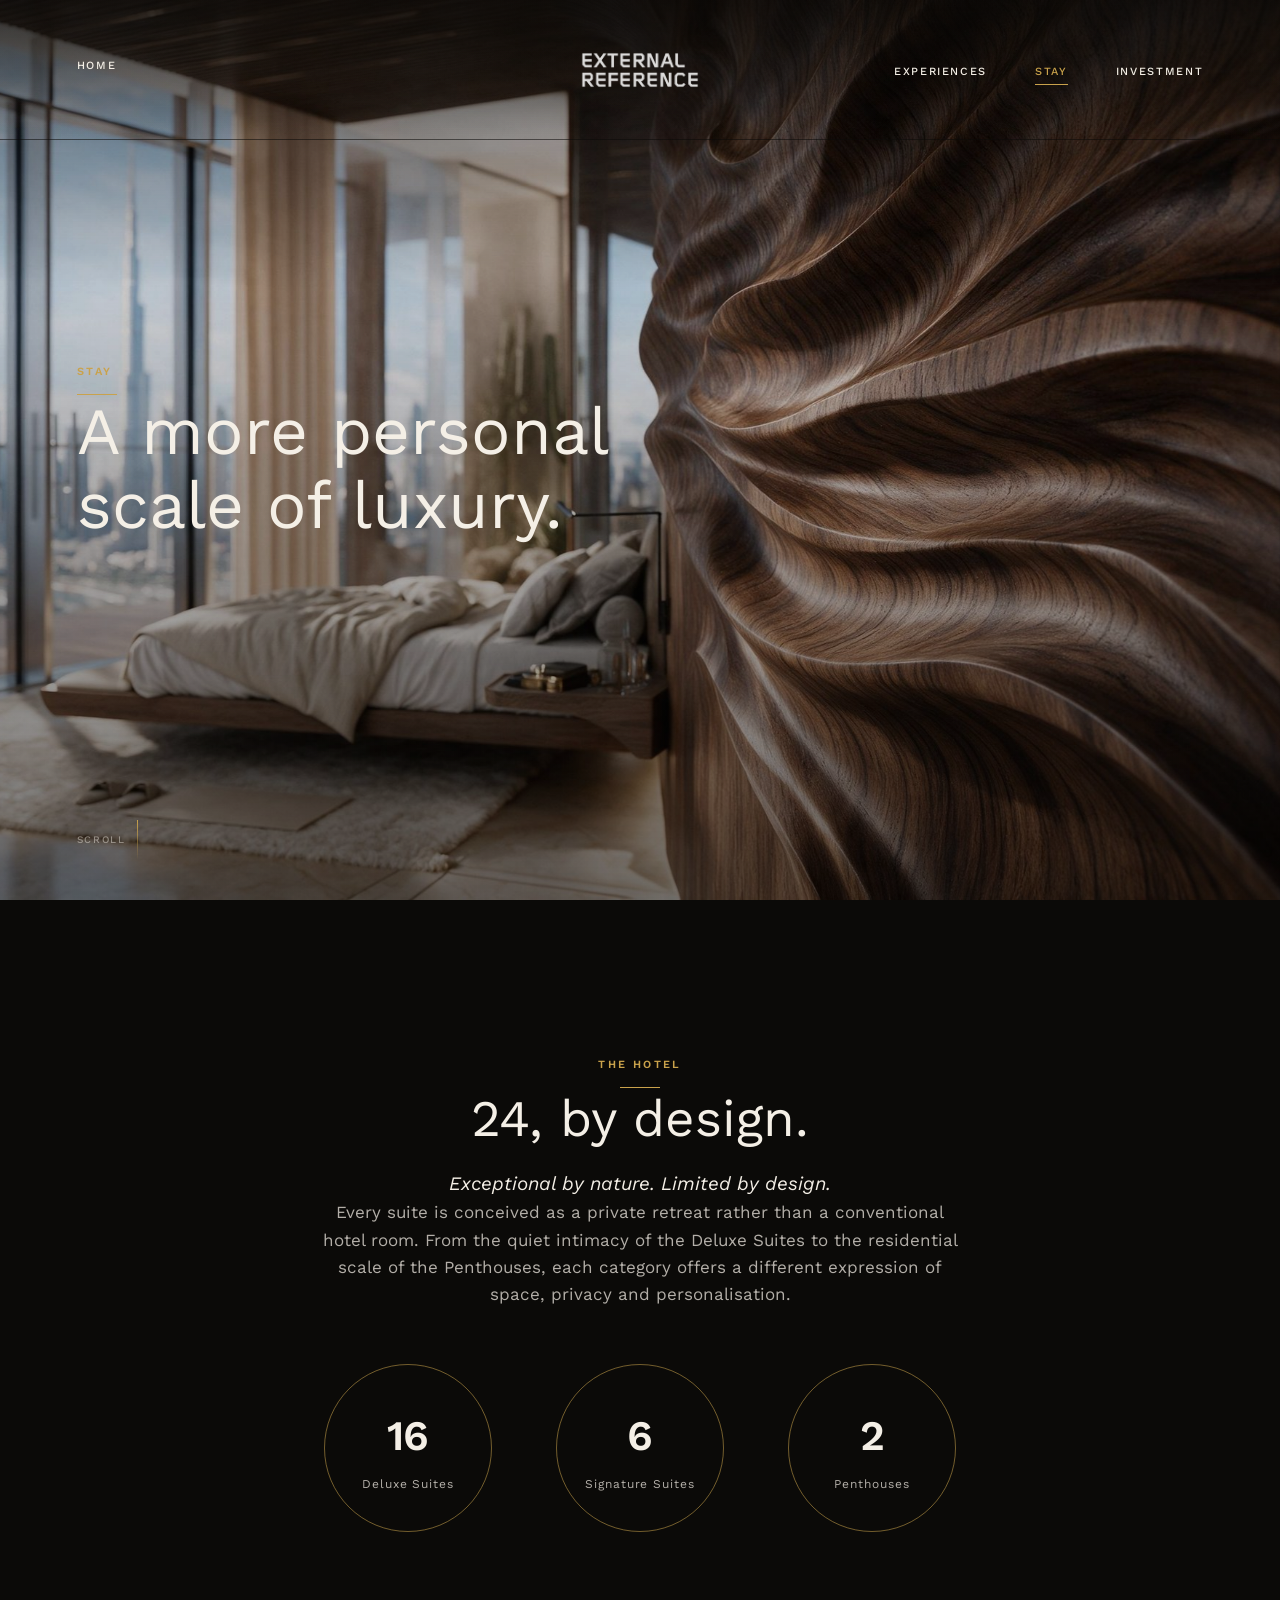
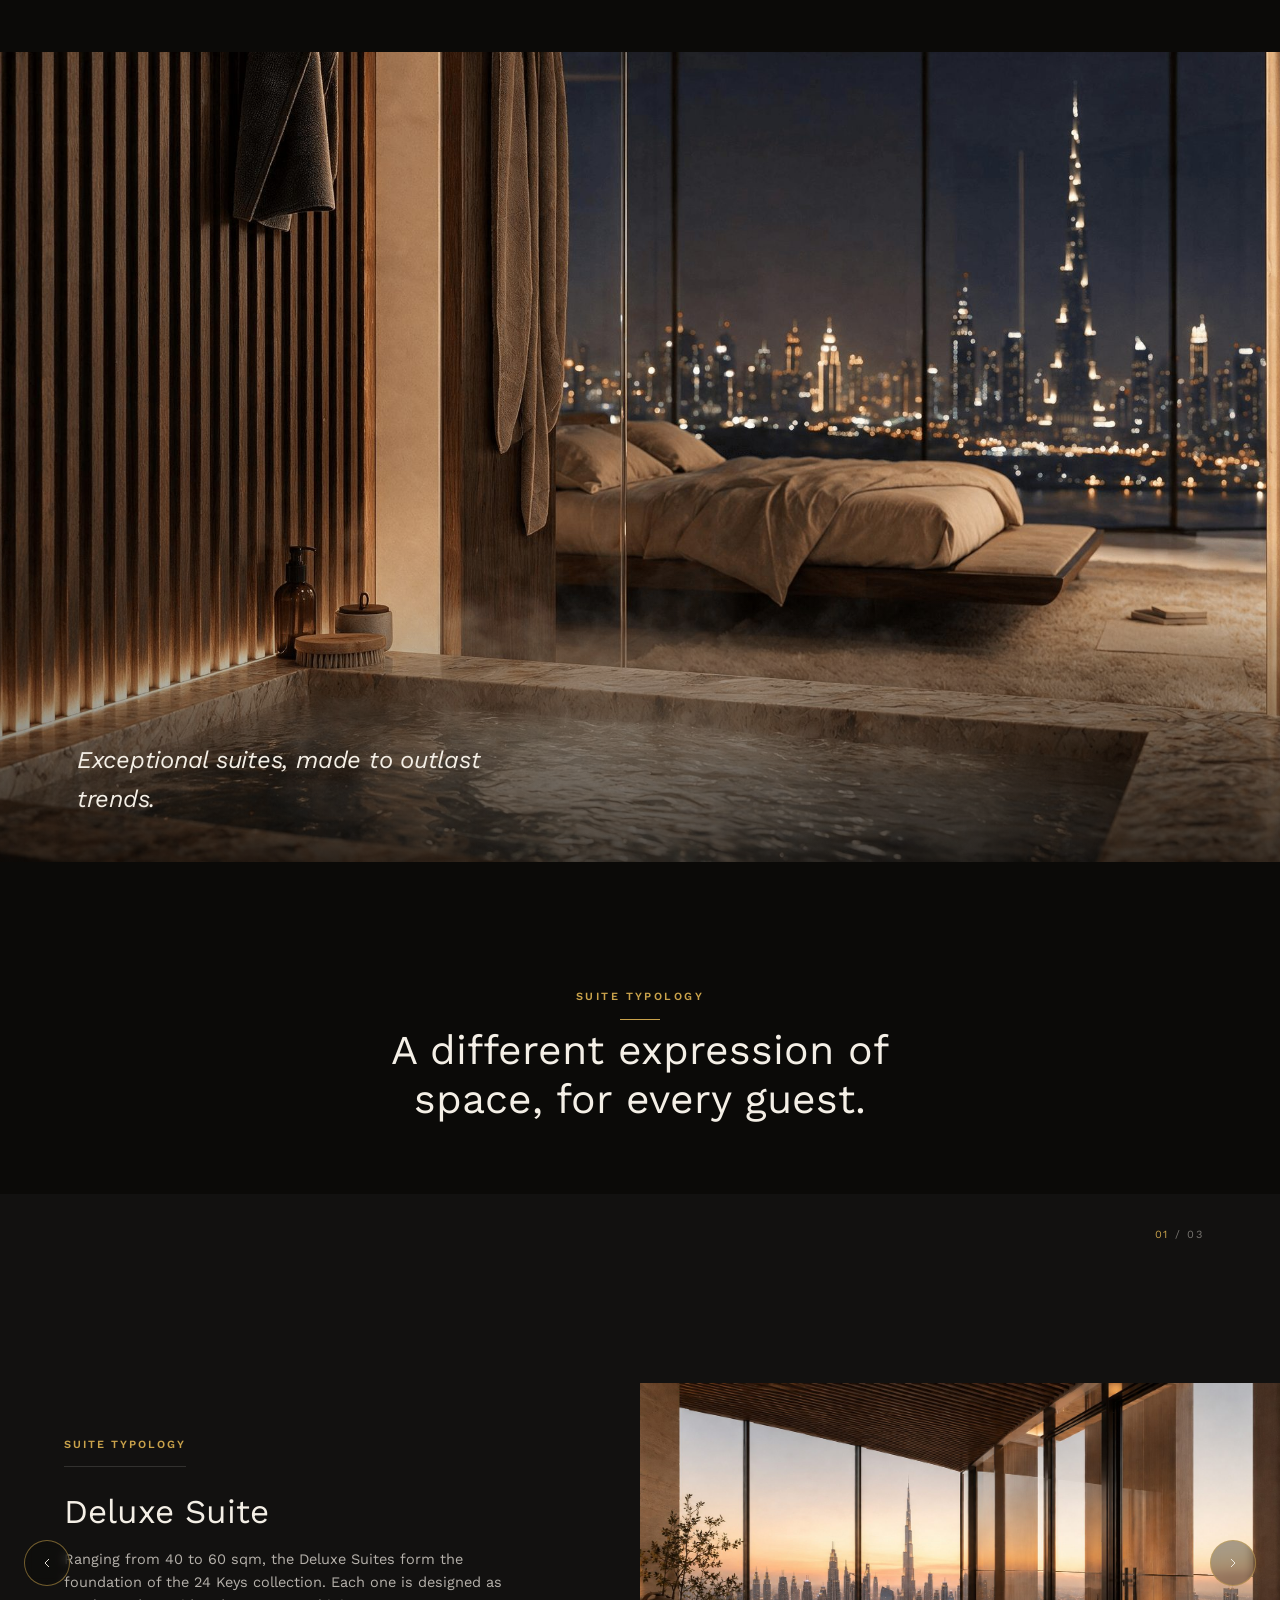
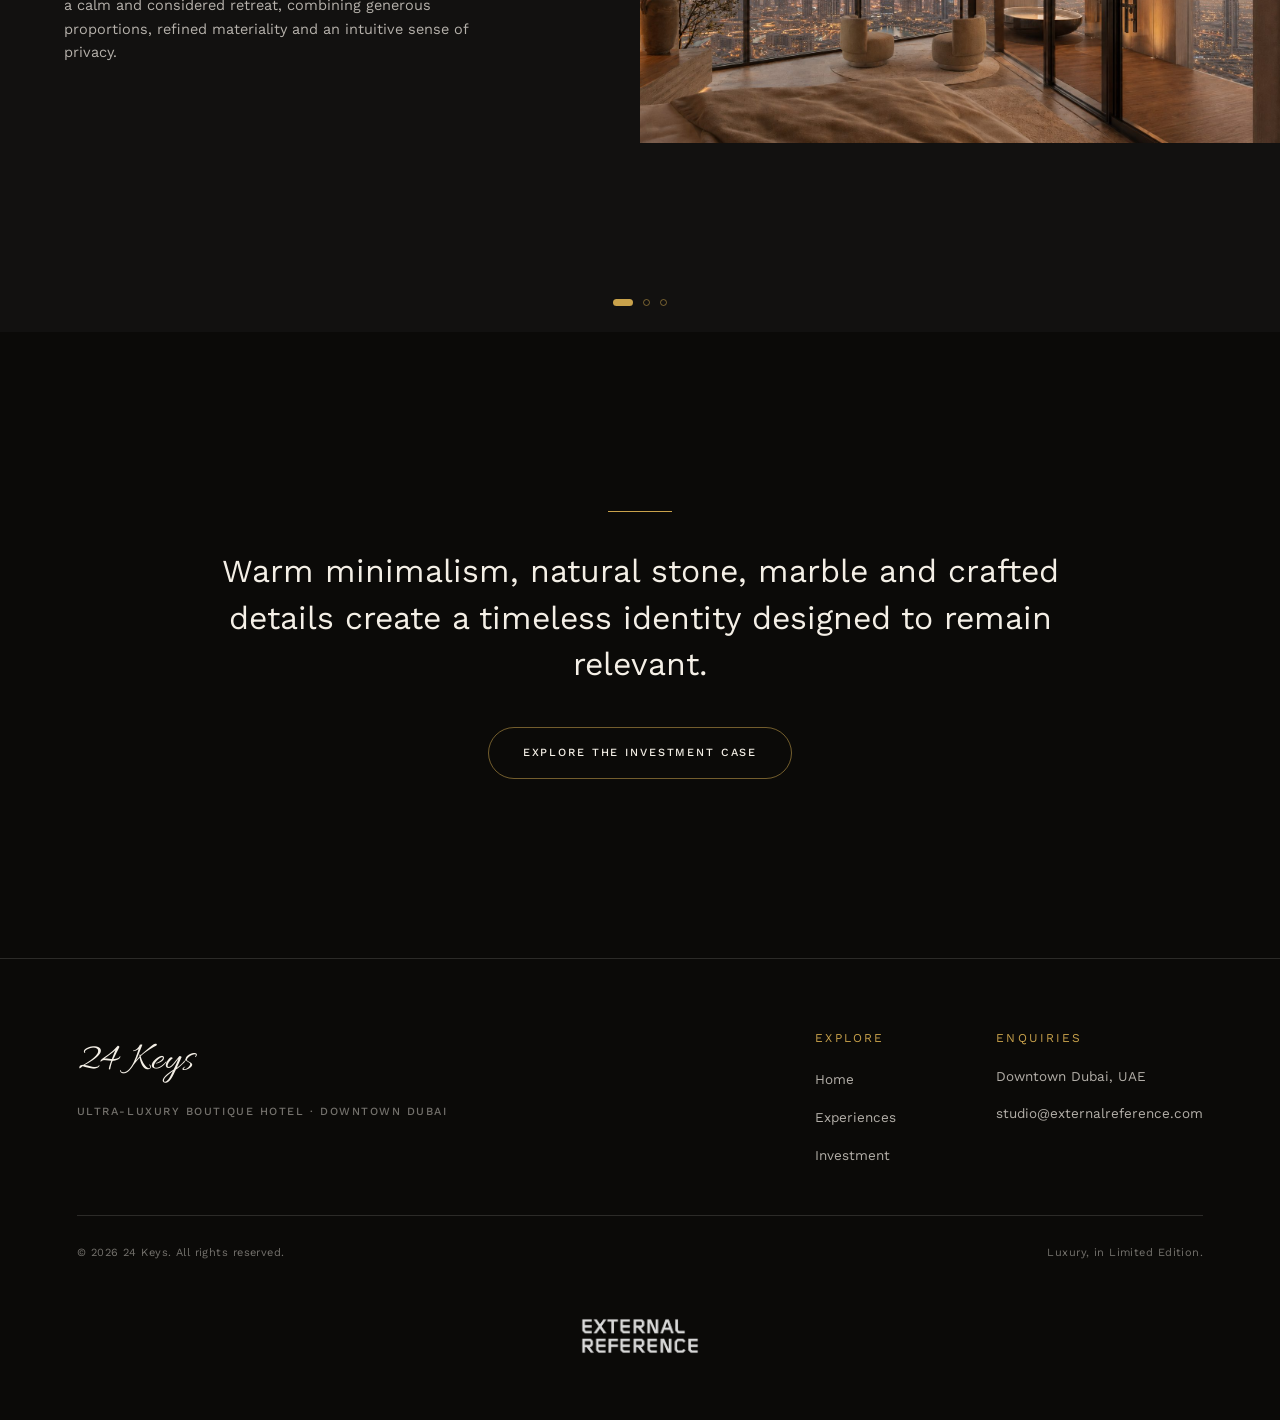
<file: stay.html>
<!doctype html>
<html lang="en">
<head>
<meta charset="UTF-8" />
<meta name="viewport" content="width=device-width, initial-scale=1" />
<title>Stay — 24 Keys</title>
<meta name="description" content="24 rooms: 16 Deluxe Suites, 6 Signature Suites and 2 Penthouses. Exceptional by nature. Limited by design." />
<link rel="icon" href="data:,">
<link rel="preconnect" href="https://fonts.googleapis.com">
<link rel="preconnect" href="https://fonts.gstatic.com" crossorigin>
<link href="https://fonts.googleapis.com/css2?family=Work+Sans:wght@300;400;500;600&family=Allura&display=swap" rel="stylesheet">
<link rel="stylesheet" href="css/style.css?v=3">
</head>
<body>

<nav class="nav">
  <a href="index.html" class="nav__mark">Home</a>
  <a href="https://externalreference.com/" target="_blank" rel="noopener" class="nav__credit">
    <img src="images/external-reference-logo.png" alt="External Reference" class="nav__credit-logo">
  </a>
  <div class="nav__right">
    <ul class="nav__links">
      <li><a href="experiences.html">Experiences</a></li>
      <li><a href="stay.html" class="active">Stay</a></li>
      <li><a href="investment.html">Investment</a></li>
    </ul>
    <button class="nav__toggle" aria-label="Menu"><span></span><span></span><span></span></button>
  </div>
</nav>

<header class="hero">
  <div class="hero__bg" style="background-image:url('images/luxurious-wood-touch.jpg')"></div>
  <div class="hero__scrim"></div>
  <div class="hero__content">
    <p class="eyebrow">Stay</p>
    <h1 class="h-sub">A more personal<br>scale of luxury.</h1>
  </div>
  <div class="hero__scroll">Scroll</div>
</header>

<!-- INTRO + STATS -->
<section class="intro reveal">
  <p class="eyebrow center">The Hotel</p>
  <h2>24, by design.</h2>
  <p class="lede lede-emph">Exceptional by nature. Limited by design.</p>
  <p class="lede">Every suite is conceived as a private retreat rather than a conventional hotel room. From the quiet intimacy of the Deluxe Suites to the residential scale of the Penthouses, each category offers a different expression of space, privacy and personalisation.</p>

  <div class="stats">
    <div class="stat"><span class="num">16</span><span class="label">Deluxe Suites</span></div>
    <div class="stat"><span class="num">6</span><span class="label">Signature Suites</span></div>
    <div class="stat"><span class="num">2</span><span class="label">Penthouses</span></div>
  </div>
</section>

<!-- FULL QUOTE MEDIA -->
<section class="full-media reveal">
  <img src="images/suite-night-view.jpg" alt="Suite bathtub with Dubai skyline view at night" loading="lazy">
  <p class="caption">Exceptional suites, made to outlast trends.</p>
</section>

<!-- SUITE CAROUSEL -->
<section class="pt-md">
  <div class="section-head reveal">
    <p class="eyebrow center">Suite Typology</p>
    <h2>A different expression of space, for every guest.</h2>
  </div>

  <div class="carousel carousel--fit" data-carousel>
    <div class="carousel__index"><span class="now">01</span> / <span class="total"></span></div>
    <div class="carousel__track">

      <div class="slide panel active">
        <div class="slide__info">
          <span class="tag">Suite Typology</span>
          <h3>Deluxe Suite</h3>
          <p>Ranging from 40 to 60 sqm, the Deluxe Suites form the foundation of the 24 Keys collection. Each one is designed as a calm and considered retreat, combining generous proportions, refined materiality and an intuitive sense of privacy.</p>
        </div>
        <div class="slide__photo"><img src="images/deluxe-suite.jpg" alt="Deluxe Suite at 24 Keys"></div>
      </div>

      <div class="slide panel">
        <div class="slide__info">
          <span class="tag">Suite Typology</span>
          <h3>Signature Suite</h3>
          <p>With 95 to 100 sqm of space, the Signature Suites offer a more residential interpretation of the 24 Keys experience. Greater spatial generosity creates a natural distinction between rest, living and private moments, while maintaining the intimacy of the hotel's deliberately limited scale.</p>
        </div>
        <div class="slide__photo"><img data-src="images/signature-suite.jpg" alt="Signature Suite at 24 Keys" loading="lazy"></div>
      </div>

      <div class="slide panel">
        <div class="slide__info">
          <span class="tag">Suite Typology</span>
          <h3>Penthouse</h3>
          <p>Ranging from 250 to 300 sqm, the two Penthouses represent the most elevated and exclusive expression of 24 Keys. Conceived as private residences above Dubai, they offer exceptional scale, complete discretion and the highest level of personalisation within the hotel.</p>
        </div>
        <div class="slide__photo"><img data-src="images/penthouse.jpg" alt="Penthouse at 24 Keys" loading="lazy"></div>
      </div>

    </div>
    <button class="carousel__nav prev" aria-label="Previous"><svg viewBox="0 0 24 24" fill="none" stroke="currentColor" stroke-width="1.4"><path d="M15 6l-6 6 6 6"/></svg></button>
    <button class="carousel__nav next" aria-label="Next"><svg viewBox="0 0 24 24" fill="none" stroke="currentColor" stroke-width="1.4"><path d="M9 6l6 6-6 6"/></svg></button>
    <div class="carousel__dots"></div>
  </div>
</section>

<section class="quote reveal">
  <div class="quote__rule"></div>
  <p>Warm minimalism, natural stone, marble and crafted details create a timeless identity designed to remain relevant.</p>
  <div class="mt-lg">
    <a href="investment.html" class="btn">Explore the Investment Case</a>
  </div>
</section>

<footer class="footer">
  <div class="footer__top">
    <div class="footer__mark">24 Keys<span>Ultra-luxury boutique hotel &middot; Downtown Dubai</span></div>
    <div class="footer__cols">
      <div class="footer__col">
        <h4>Explore</h4>
        <ul>
          <li><a href="index.html">Home</a></li>
          <li><a href="experiences.html">Experiences</a></li>
          <li><a href="investment.html">Investment</a></li>
        </ul>
      </div>
      <div class="footer__col">
        <h4>Enquiries</h4>
        <ul>
          <li><p>Downtown Dubai, UAE</p></li>
          <li><a href="mailto:studio@externalreference.com">studio@externalreference.com</a></li>
        </ul>
      </div>
    </div>
  </div>
  <div class="footer__bottom">
    <span>&copy; 2026 24 Keys. All rights reserved.</span>
    <span>Luxury, in Limited Edition.</span>
  </div>
  <div class="footer__credit">
    <img src="images/external-reference-logo.png" alt="External Reference" class="footer__credit-logo">
  </div>
</footer>

<script src="js/main.js?v=3"></script>
</body>
</html>
</file>
<file: css/style.css>
/* ==========================================================================
   24 KEYS — shared design system
   ========================================================================== */

:root {
  --black: #0b0a08;
  --near-black: #121110;
  --charcoal: #1a1817;
  --cream: #f4efe6;
  --cream-dim: rgba(244, 239, 230, 0.72);
  --cream-faint: rgba(244, 239, 230, 0.45);
  --gold: #c9a24b;
  --gold-dim: rgba(201, 162, 75, 0.55);
  --line: rgba(244, 239, 230, 0.14);

  --sans: "Work Sans", Arial, Helvetica, sans-serif;
  --display: "Work Sans", Arial, Helvetica, sans-serif;
  --logo-font: "Allura", cursive;

  --container: 1440px;
  --gutter: clamp(24px, 6vw, 96px);
  --nav-h: 140px;

  --ease: cubic-bezier(0.22, 1, 0.36, 1);
}

* { box-sizing: border-box; }
html { scroll-behavior: smooth; }

body {
  margin: 0;
  background: var(--black);
  color: var(--cream);
  font-family: var(--sans);
  font-weight: 400;
  line-height: 1.6;
  -webkit-font-smoothing: antialiased;
  overflow-x: hidden;
}

img { max-width: 100%; display: block; }
a { color: inherit; text-decoration: none; }

h1, h2, h3, h4 {
  font-family: var(--display);
  font-weight: 400;
  margin: 0;
  letter-spacing: 0;
}

p { margin: 0; }

.eyebrow {
  display: inline-block;
  font-family: var(--sans);
  font-weight: 600;
  font-size: 11px;
  letter-spacing: 0.22em;
  text-transform: uppercase;
  color: var(--gold);
  padding-bottom: 14px;
  position: relative;
}
.eyebrow::after {
  content: "";
  position: absolute;
  left: 0;
  bottom: 0;
  width: 40px;
  height: 1px;
  background: var(--gold);
}
.eyebrow.center { text-align: center; }
.eyebrow.center::after { left: 50%; transform: translateX(-50%); }

.lede {
  max-width: 640px;
  font-size: clamp(15px, 1.4vw, 17px);
  color: var(--cream-dim);
  font-weight: 400;
}
.lede + .lede { margin-top: 18px; }
.lede.center { margin: 0 auto; }
.lede.lede-emph {
  font-style: italic;
  font-weight: 400;
  font-size: 19px;
  color: var(--cream);
}

.btn {
  display: inline-flex;
  align-items: center;
  gap: 10px;
  font-family: var(--sans);
  font-weight: 500;
  font-size: 11px;
  letter-spacing: 0.17em;
  text-transform: uppercase;
  color: var(--cream);
  padding: 16px 34px;
  border: 1px solid var(--gold-dim);
  border-radius: 999px;
  transition: background 0.4s var(--ease), border-color 0.4s var(--ease), color 0.4s var(--ease);
}
.btn:hover {
  background: var(--gold);
  border-color: var(--gold);
  color: var(--black);
}
.btn.solid {
  background: var(--gold);
  color: var(--black);
  border-color: var(--gold);
}
.btn.solid:hover { background: transparent; color: var(--cream); }

.link-more {
  display: inline-flex;
  align-items: center;
  gap: 6px;
  font-family: var(--sans);
  font-weight: 500;
  font-size: 11px;
  letter-spacing: 0.12em;
  text-transform: uppercase;
  color: var(--gold);
  border-bottom: 1px solid transparent;
  transition: border-color 0.3s var(--ease), gap 0.3s var(--ease);
}
.link-more:hover { border-color: var(--gold); gap: 10px; }
.link-more svg { width: 12px; height: 12px; }

/* ---------------------------------- NAV ---------------------------------- */

.nav {
  position: fixed;
  top: 0; left: 0; right: 0;
  z-index: 100;
  height: var(--nav-h);
  display: grid;
  grid-template-columns: 1fr auto 1fr;
  align-items: center;
  padding: 0 var(--gutter);
  background: linear-gradient(to bottom, rgba(11,10,8,0.55), transparent);
  transition: background 0.5s var(--ease), height 0.4s var(--ease), border-color 0.5s var(--ease);
  border-bottom: 1px solid transparent;
}
.nav.solid {
  background: rgba(11, 10, 8, 0.92);
  backdrop-filter: blur(10px);
  border-bottom: 1px solid var(--line);
  height: 120px;
}

.nav__mark {
  font-family: var(--sans);
  font-weight: 500;
  font-size: 11px;
  letter-spacing: 0.15em;
  text-transform: uppercase;
  color: var(--cream);
  padding-bottom: 6px;
  border-bottom: 1px solid transparent;
  transition: border-color 0.3s var(--ease), color 0.3s var(--ease);
}
.nav__mark:hover { border-color: var(--gold); color: var(--gold); }

.nav__credit {
  display: flex; flex-direction: column; align-items: center; justify-content: center;
  gap: 8px; text-align: center;
  font-size: 11px; color: var(--cream-faint); letter-spacing: 0.04em;
  opacity: 0.85;
  transition: opacity 0.3s var(--ease);
}
.nav__credit:hover { opacity: 1; }
.nav__credit-logo {
  height: 100px; width: auto;
  filter: invert(1);
}

.nav__right {
  display: flex;
  justify-self: end;
  align-items: center;
  gap: 40px;
}

.nav__links {
  display: flex;
  gap: 48px;
  list-style: none;
  margin: 0; padding: 0;
}
.nav__links a {
  font-size: 11px;
  font-weight: 500;
  letter-spacing: 0.15em;
  text-transform: uppercase;
  padding-bottom: 6px;
  border-bottom: 1px solid transparent;
  transition: border-color 0.3s var(--ease), color 0.3s var(--ease);
}
.nav__links a:hover,
.nav__links a.active { border-color: var(--gold); color: var(--gold); }

.nav__toggle {
  display: none;
  width: 28px; height: 20px;
  position: relative;
  background: none; border: none; cursor: pointer;
  z-index: 200;
}
.nav__toggle span {
  position: absolute; left: 0; right: 0; height: 1px;
  background: var(--cream);
  transition: transform 0.35s var(--ease), opacity 0.35s var(--ease), top 0.35s var(--ease);
}
.nav__toggle span:nth-child(1) { top: 0; }
.nav__toggle span:nth-child(2) { top: 9px; }
.nav__toggle span:nth-child(3) { top: 18px; }
.nav__toggle.open span:nth-child(1) { top: 9px; transform: rotate(45deg); }
.nav__toggle.open span:nth-child(2) { opacity: 0; }
.nav__toggle.open span:nth-child(3) { top: 9px; transform: rotate(-45deg); }

@media (max-width: 860px) {
  .nav__toggle { display: block; }
  .nav__links {
    position: fixed;
    inset: 0;
    height: 100vh;
    flex-direction: column;
    justify-content: center;
    align-items: center;
    gap: 32px;
    background: rgba(10, 9, 7, 0.98);
    transform: translateY(-100%);
    opacity: 0;
    transition: transform 0.5s var(--ease), opacity 0.4s var(--ease);
    pointer-events: none;
  }
  .nav__links.open {
    transform: translateY(0);
    opacity: 1;
    pointer-events: auto;
  }
  .nav__links a { font-size: 14px; }
}

/* --------------------------------- HERO ---------------------------------- */

.hero {
  position: relative;
  height: 100svh;
  min-height: 560px;
  display: flex;
  align-items: center;
  overflow: hidden;
}
.hero__bg {
  position: absolute; inset: 0;
  background-size: cover;
  background-position: center;
  transform: scale(1.06);
  animation: heroZoom 16s var(--ease) forwards;
}
@keyframes heroZoom { to { transform: scale(1); } }
.hero__scrim {
  position: absolute; inset: 0;
  background: linear-gradient(180deg, rgba(6,5,4,0.55) 0%, rgba(6,5,4,0.15) 32%, rgba(6,5,4,0.55) 100%);
}
.hero__content {
  position: relative;
  z-index: 2;
  padding: 0 var(--gutter);
  max-width: 760px;
}
.hero__content .tag {
  font-size: 13px;
  color: var(--cream-faint);
  display: block;
  margin-top: 6px;
}
.hero__content .lede { margin-top: 22px; }
.hero h1 {
  font-size: clamp(48px, 8vw, 104px);
  font-weight: 400;
  line-height: 1;
  letter-spacing: -0.01em;
}
.hero h1 .accent-gold { color: var(--gold); }
.hero h1 small {
  display: block;
  font-size: 0.36em;
  font-weight: 400;
  letter-spacing: -0.005em;
  color: var(--cream-dim);
  font-family: var(--sans);
  text-transform: none;
  margin-top: 20px;
}
.hero__logo {
  width: clamp(330px, 45vw, 630px);
  height: auto;
}
.hero__content h1.h-sub {
  font-size: clamp(34px, 5.6vw, 66px);
  line-height: 1.12;
  letter-spacing: 0em;
}
.hero__scroll {
  position: absolute;
  bottom: 40px;
  left: var(--gutter);
  z-index: 2;
  display: flex;
  align-items: center;
  gap: 12px;
  font-size: 10px;
  font-weight: 500;
  letter-spacing: 0.16em;
  text-transform: uppercase;
  color: var(--cream-faint);
}
.hero__scroll::after {
  content: "";
  width: 1px; height: 40px;
  background: linear-gradient(var(--gold), transparent);
  animation: scrollLine 2.2s ease-in-out infinite;
}
@keyframes scrollLine { 0%,100% { opacity: .3 } 50% { opacity: 1 } }

.hero--sub { height: 74vh; min-height: 460px; }

.hero--cover .hero__content { text-align: center; }
.hero--cover .hero__logo { margin: 0 auto; }

/* -------------------------------- QUOTE ---------------------------------- */

.quote {
  padding: clamp(90px, 14vw, 180px) var(--gutter);
  text-align: center;
  background: var(--black);
}
.quote--tight { padding-top: clamp(50px, 7vw, 100px); }
.quote--flush { padding-top: clamp(16px, 3vw, 40px); }
.quote__rule {
  width: 64px; height: 1px;
  background: var(--gold);
  margin: 0 auto 36px;
}
.quote p {
  font-family: var(--display);
  font-style: normal;
  font-weight: 400;
  font-size: clamp(21px, 3vw, 32px);
  letter-spacing: 0em;
  line-height: 1.45;
  max-width: 900px;
  margin: 0 auto;
  color: var(--cream);
}
.quote--flush p { font-size: clamp(18px, 2.2vw, 24px); }

/* ------------------------------- SECTIONS -------------------------------- */

section { position: relative; }

.split {
  display: grid;
  grid-template-columns: 1fr 1fr;
  min-height: 78vh;
  background: var(--black);
}
.split__text {
  display: flex;
  flex-direction: column;
  justify-content: center;
  padding: clamp(48px, 6vw, 110px);
}
.split__text h2 {
  font-size: clamp(28px, 3.2vw, 44px);
  line-height: 1.15;
  margin-bottom: 24px;
}
.split__media { position: relative; overflow: hidden; min-height: 340px; }
.split__media img {
  width: 100%; height: 100%; object-fit: cover;
  position: absolute; inset: 0;
}
.split.reverse { grid-template-columns: 1fr 1fr; }
.split.reverse .split__text { order: 2; }
.split.reverse .split__media { order: 1; }

@media (max-width: 900px) {
  .split, .split.reverse { grid-template-columns: 1fr; }
  .split__media { min-height: 320px; order: 1 !important; }
  .split__text { order: 2 !important; padding: 56px var(--gutter); }
}

/* ------------------------------ INTRO BLOCK ------------------------------ */

.intro {
  padding: clamp(90px, 12vw, 150px) var(--gutter) clamp(50px, 8vw, 80px);
  text-align: center;
  background: var(--black);
}
.intro h2 {
  font-size: clamp(30px, 4vw, 52px);
  max-width: 820px;
  margin: 0 auto 20px;
  line-height: 1.2;
}
.intro .lede { margin: 0 auto; text-align: center; }

/* -------------------------------- PILLARS -------------------------------- */

.pillars {
  display: grid;
  grid-template-columns: repeat(6, 1fr);
  gap: 1px;
  background: var(--line);
  padding: 1px;
  margin: 0 var(--gutter) clamp(90px, 12vw, 150px);
}
.pillar {
  background: var(--near-black);
  padding: 44px 22px 40px;
  text-align: center;
  transition: background 0.4s var(--ease);
}
.pillar:hover { background: var(--charcoal); }
.pillar svg { width: 52px; height: 52px; stroke: var(--gold); margin-bottom: 22px; }
.pillar h3 {
  font-family: var(--sans);
  font-weight: 600;
  font-size: 12px;
  letter-spacing: 0.18em;
  text-transform: uppercase;
  margin-bottom: 16px;
}
.pillar p { font-size: 13.5px; color: var(--cream-dim); }

@media (max-width: 980px) {
  .pillars { grid-template-columns: repeat(3, 1fr); }
}
@media (max-width: 600px) {
  .pillars { grid-template-columns: repeat(2, 1fr); margin-left: 16px; margin-right: 16px; }
}

/* -------------------------------- CAROUSEL -------------------------------- */

.carousel {
  position: relative;
  height: 82vh;
  min-height: 560px;
  overflow: hidden;
  background: var(--black);
}
.carousel__track { position: relative; width: 100%; height: 100%; }
.slide {
  position: absolute; inset: 0;
  opacity: 0;
  visibility: hidden;
  transition: opacity 1.1s var(--ease), visibility 1.1s;
}
.slide.active { opacity: 1; visibility: visible; z-index: 1; }

.slide__bg {
  position: absolute; inset: 0;
  background-size: cover;
  background-position: center;
}
.slide.full .slide__bg { }
.slide.full .slide__scrim {
  position: absolute; inset: 0;
  background: linear-gradient(180deg, rgba(6,5,4,0.15) 0%, rgba(6,5,4,0.45) 55%, rgba(6,5,4,0.78) 100%);
}
.slide.full .slide__copy {
  position: absolute; left: 0; right: 0; bottom: 14%;
  text-align: center; padding: 0 var(--gutter);
  z-index: 2;
}
.slide.full .slide__copy .tag {
  display: block; font-weight: 600; font-size: 11px; letter-spacing: 0.18em; text-transform: uppercase;
  color: var(--gold); margin-bottom: 16px;
}
.slide.full .slide__copy h3 {
  font-size: clamp(26px, 3.6vw, 46px); line-height: 1.15; margin-bottom: 18px;
}
.slide.full .slide__copy p {
  max-width: 560px; margin: 0 auto; color: var(--cream-dim); font-size: 15px;
}

.slide.panel { display: grid; grid-template-columns: 1fr 1fr; height: 100%; }
.slide.panel .slide__info {
  display: flex; flex-direction: column; justify-content: center;
  padding: clamp(40px, 5vw, 100px);
  background: var(--near-black);
}
.slide.panel .slide__info .tag {
  font-weight: 600; font-size: 11px; letter-spacing: 0.18em; text-transform: uppercase; color: var(--gold);
  display: block; margin-bottom: 18px; padding-bottom: 12px; border-bottom: 1px solid var(--line);
  max-width: fit-content;
}
.slide.panel .slide__info h3 { font-size: clamp(26px, 2.6vw, 40px); margin-bottom: 10px; }
.slide.panel .slide__info .subtitle {
  font-family: var(--sans); font-style: italic; font-weight: 400; color: var(--gold-dim); font-size: 16px; margin-bottom: 22px; display: block;
}
.slide.panel .slide__info p { color: var(--cream-dim); font-size: 14.5px; max-width: 440px; margin-bottom: 26px; }
.slide.panel .slide__photo { position: relative; overflow: hidden; }
.slide.panel .slide__photo img { width: 100%; height: 100%; object-fit: cover; }

/* Uncropped variant — full room renders where nothing should be cut off */
.carousel--fit .slide.panel .slide__photo { background: var(--near-black); }
.carousel--fit .slide.panel .slide__photo img { object-fit: contain; }
.carousel--fit .slide.full .slide__bg { background-size: contain; background-repeat: no-repeat; }

@media (max-width: 900px) {
  .slide.panel { grid-template-columns: 1fr; }
  .slide.panel .slide__photo { height: 44vh; }
  .slide.panel .slide__info { padding: 32px var(--gutter); }
  .carousel { height: auto; min-height: 100vh; }
  .carousel__track { min-height: 100vh; }
}

.carousel__nav {
  position: absolute; top: 50%; z-index: 5;
  width: 46px; height: 46px;
  display: flex; align-items: center; justify-content: center;
  border: 1px solid var(--gold-dim);
  border-radius: 50%;
  background: rgba(11,10,8,0.35);
  backdrop-filter: blur(4px);
  transform: translateY(-50%);
  cursor: pointer;
  transition: background 0.3s var(--ease), border-color 0.3s var(--ease);
}
.carousel__nav:hover { background: var(--gold); border-color: var(--gold); }
.carousel__nav:hover svg { stroke: var(--black); }
.carousel__nav svg { width: 16px; height: 16px; stroke: var(--cream); transition: stroke 0.3s var(--ease); }
.carousel__nav.prev { left: 24px; }
.carousel__nav.next { right: 24px; }

.carousel__dots {
  position: absolute; bottom: 26px; left: 0; right: 0; z-index: 5;
  display: flex; justify-content: center; gap: 10px;
}
.carousel__dots button {
  width: 7px; height: 7px; border-radius: 50%;
  border: 1px solid var(--gold-dim); background: transparent;
  padding: 0; cursor: pointer;
  transition: background 0.3s var(--ease), width 0.3s var(--ease), border-radius 0.3s var(--ease);
}
.carousel__dots button.active { background: var(--gold); width: 20px; border-radius: 4px; }

.carousel__index {
  position: absolute; top: 32px; right: var(--gutter); z-index: 5;
  font-size: 11px; letter-spacing: 0.15em; color: var(--cream-faint);
}
.carousel__index .now { color: var(--gold); }

/* ------------------------------- STAY STATS ------------------------------ */

.stats {
  display: flex; justify-content: center; gap: clamp(24px, 5vw, 64px);
  margin: 56px 0 40px;
  flex-wrap: wrap;
}
.stat {
  width: 168px; height: 168px; border-radius: 50%;
  border: 1px solid var(--gold-dim);
  display: flex; flex-direction: column; align-items: center; justify-content: center;
  transition: border-color 0.4s var(--ease), background 0.4s var(--ease);
}
.stat:hover { border-color: var(--gold); background: rgba(201,162,75,0.06); }
.stat .num { font-family: var(--sans); font-weight: 600; letter-spacing: -0.02em; font-size: 42px; }
.stat .label { font-size: 12px; letter-spacing: 0.08em; color: var(--cream-dim); margin-top: 6px; }

/* ------------------------------ FULL IMAGE -------------------------------- */

.full-media { position: relative; height: 90vh; min-height: 520px; overflow: hidden; }
.full-media img { width: 100%; height: 100%; object-fit: cover; }
.full-media .caption {
  position: absolute; left: var(--gutter); bottom: 44px; z-index: 2;
  font-family: var(--sans); font-style: italic; font-weight: 400; font-size: clamp(18px, 2vw, 24px);
  letter-spacing: -0.01em;
  color: var(--cream);
  max-width: 480px;
}
.full-media::after {
  content: ""; position: absolute; inset: 0;
  background: linear-gradient(0deg, rgba(6,5,4,0.7), transparent 40%);
}

/* --------------------------------- GRID ----------------------------------- */

.teasers {
  display: grid; grid-template-columns: repeat(3, 1fr);
  gap: 1px; background: var(--line);
  margin: 0;
}
.teaser {
  position: relative; height: 62vh; min-height: 420px; overflow: hidden;
  background: var(--near-black);
}
.teaser img {
  width: 100%; height: 100%; object-fit: cover;
  transition: transform 1.2s var(--ease);
  position: absolute; inset: 0;
}
.teaser:hover img { transform: scale(1.07); }
.teaser::after {
  content: ""; position: absolute; inset: 0;
  background: linear-gradient(0deg, rgba(6,5,4,0.85) 0%, rgba(6,5,4,0.15) 50%);
}
.teaser__copy {
  position: absolute; left: 0; right: 0; bottom: 0; z-index: 2;
  padding: 38px;
}
.teaser__copy .tag { font-weight: 600; font-size: 10px; letter-spacing: 0.18em; text-transform: uppercase; color: var(--gold); }
.teaser__copy h3 { font-size: 26px; margin: 10px 0 16px; }

@media (max-width: 900px) {
  .teasers { grid-template-columns: 1fr; }
  .teaser { height: 56vh; }
}

/* -------------------------------- FOOTER ---------------------------------- */

.footer {
  background: var(--black);
  border-top: 1px solid var(--line);
  padding: 70px var(--gutter) 34px;
}
.footer__top {
  display: flex; justify-content: space-between; flex-wrap: wrap; gap: 48px;
  padding-bottom: 48px; border-bottom: 1px solid var(--line);
  margin-bottom: 28px;
}
.footer__mark { font-family: var(--logo-font); font-weight: 400; font-size: 40px; letter-spacing: 0.01em; }
.footer__mark span { display: block; font-family: var(--sans); font-weight: 500; font-size: 11px; letter-spacing: 0.14em; color: var(--cream-faint); margin-top: 10px; text-transform: uppercase; }
.footer__cols { display: flex; gap: clamp(40px, 8vw, 100px); flex-wrap: wrap; }
.footer__col h4 { font-weight: 400; font-size: 12px; letter-spacing: 0.18em; text-transform: uppercase; color: var(--gold); margin-bottom: 18px; }
.footer__col ul { list-style: none; margin: 0; padding: 0; display: flex; flex-direction: column; gap: 12px; }
.footer__col a, .footer__col p { font-size: 13.5px; color: var(--cream-dim); }
.footer__bottom {
  display: flex; justify-content: space-between; align-items: center; flex-wrap: wrap; gap: 12px;
  font-size: 11px; color: var(--cream-faint); letter-spacing: 0.04em;
}
.footer__credit {
  display: flex; flex-direction: column; align-items: center; justify-content: center;
  gap: 12px; margin-top: 24px; text-align: center;
  font-size: 11px; color: var(--cream-faint); letter-spacing: 0.04em;
}
.footer__credit-logo { height: 100px; width: auto; filter: invert(1); opacity: 0.85; }

/* ------------------------------ REVEAL ANIM -------------------------------- */

.reveal {
  opacity: 0;
  transform: translateY(28px);
  transition: opacity 0.9s var(--ease), transform 0.9s var(--ease);
}
.reveal.in { opacity: 1; transform: translateY(0); }

/* ------------------------------ INVESTMENT -------------------------------- */

.stat-row {
  display: grid; grid-template-columns: repeat(4, 1fr);
  gap: 1px; background: var(--line); margin: 0 var(--gutter) clamp(90px, 10vw, 130px);
}
.stat-row.cols-3 { grid-template-columns: repeat(3, 1fr); }
.stat-block { background: var(--near-black); padding: 40px 28px; text-align: center; }
.stat-block .figure { font-family: var(--sans); font-weight: 600; letter-spacing: -0.01em; font-size: clamp(26px, 2.6vw, 38px); color: var(--gold); }
.stat-block .caption { font-size: 12px; letter-spacing: 0.05em; color: var(--cream-dim); margin-top: 10px; }

@media (max-width: 900px) {
  .stat-row { grid-template-columns: repeat(2, 1fr); margin-left: 16px; margin-right: 16px; }
}

.list-block {
  max-width: 920px; margin: 0 auto clamp(90px, 10vw, 130px); padding: 0 var(--gutter);
}
.list-block .list-grid {
  display: grid; grid-template-columns: 1fr 1fr; gap: 14px 48px;
  margin-top: 44px;
}
.list-block .list-grid div {
  padding: 16px 0; border-bottom: 1px solid var(--line);
  font-size: 14.5px; color: var(--cream-dim);
  display: flex; align-items: center; gap: 12px;
}
.list-block .list-grid div::before {
  content: ""; width: 5px; height: 5px; background: var(--gold); border-radius: 50%; flex-shrink: 0;
}
@media (max-width: 700px) { .list-block .list-grid { grid-template-columns: 1fr; } }

.pillars-editorial {
  padding: 0 var(--gutter) clamp(90px, 10vw, 140px);
  max-width: 1040px; margin: 0 auto;
}
.pillar-row {
  display: grid; grid-template-columns: 90px 1fr;
  gap: 28px; padding: 38px 0; border-bottom: 1px solid var(--line);
  align-items: baseline;
}
.pillar-row .idx { font-family: var(--sans); font-weight: 600; letter-spacing: 0.02em; font-size: 15px; color: var(--gold); }
.pillar-row h3 { font-size: clamp(20px, 2vw, 26px); margin-bottom: 10px; }
.pillar-row p { color: var(--cream-dim); font-size: 14.5px; max-width: 640px; }

/* --------------------------------- UTIL ------------------------------------ */

.center { text-align: center; }
.mt-lg { margin-top: 40px; }
.pt-sm { padding-top: 40px; }
.pt-md { padding-top: clamp(70px, 10vw, 120px); }

.callout {
  max-width: 820px; margin: 0 auto clamp(90px, 10vw, 130px); padding: 0 var(--gutter);
}
.callout .box {
  border-left: 1px solid var(--gold);
  padding: 6px 0 6px 32px;
}
.callout p { font-size: 15px; color: var(--cream-dim); line-height: 1.75; }

.section-head {
  text-align: center; max-width: 760px; margin: 0 auto clamp(46px, 6vw, 70px);
  padding: 0 var(--gutter);
}
.section-head h2 { font-size: clamp(28px, 3.2vw, 44px); line-height: 1.2; margin-top: 6px; }
.section-head.tight { padding: 0; margin-bottom: 34px; }
</file>
